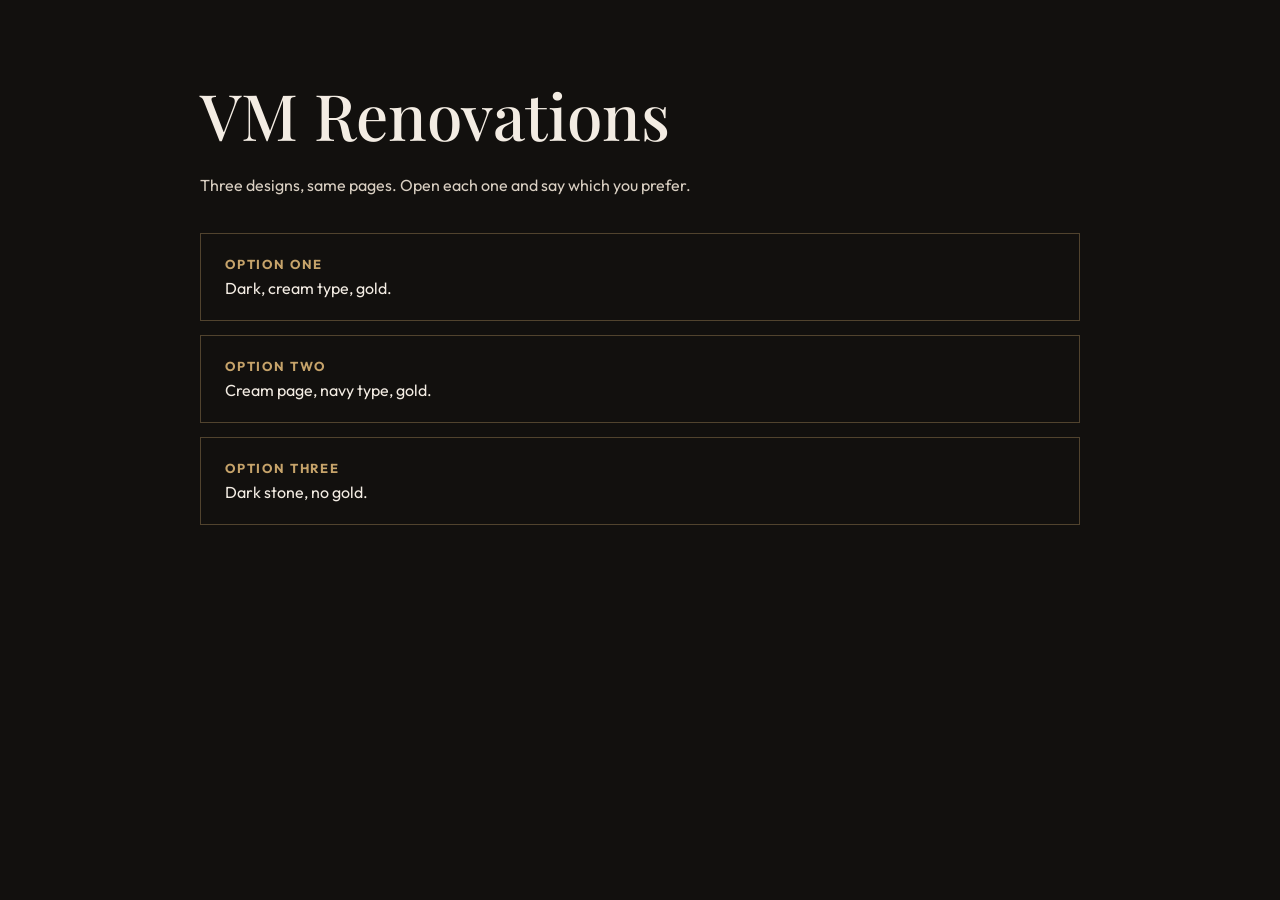
<file: index.html>
<!DOCTYPE html>
<html lang="en">
<head>
  <meta charset="utf-8">
  <meta name="viewport" content="width=device-width, initial-scale=1">
  <title>VM Renovations, pick a design</title>
  <link rel="preconnect" href="https://fonts.googleapis.com">
  <link href="https://fonts.googleapis.com/css2?family=Playfair+Display:wght@500&family=Outfit:wght@400;500&display=swap" rel="stylesheet">
  <style>
    :root { color-scheme: dark; }
    body { margin: 0; background: #12100e; color: #f3ece3; font-family: Outfit, sans-serif; }
    main { width: min(880px, calc(100% - 40px)); margin: 0 auto; padding: 72px 0 96px; }
    h1 { font-family: "Playfair Display", serif; font-weight: 500; font-size: clamp(40px, 6vw, 64px); margin: 0 0 12px; }
    p { color: #d9cfc2; max-width: 36rem; line-height: 1.5; }
    ul { list-style: none; padding: 0; margin: 36px 0 0; display: grid; gap: 14px; }
    a { display: block; padding: 22px 24px; border: 1px solid rgba(198,163,106,.35); color: inherit; text-decoration: none; }
    a:hover { border-color: #c6a36a; }
    strong { display: block; letter-spacing: .14em; text-transform: uppercase; font-size: 13px; color: #c6a36a; margin-bottom: 6px; }
  </style>
</head>
<body>
  <main>
    <h1>VM Renovations</h1>
    <p>Three designs, same pages. Open each one and say which you prefer.</p>
    <ul>
      <li><a href="option-1/"><strong>Option one</strong>Dark, cream type, gold.</a></li>
      <li><a href="option-2/"><strong>Option two</strong>Cream page, navy type, gold.</a></li>
      <li><a href="option-3/"><strong>Option three</strong>Dark stone, no gold.</a></li>
    </ul>
  </main>
</body>
</html>
</file>
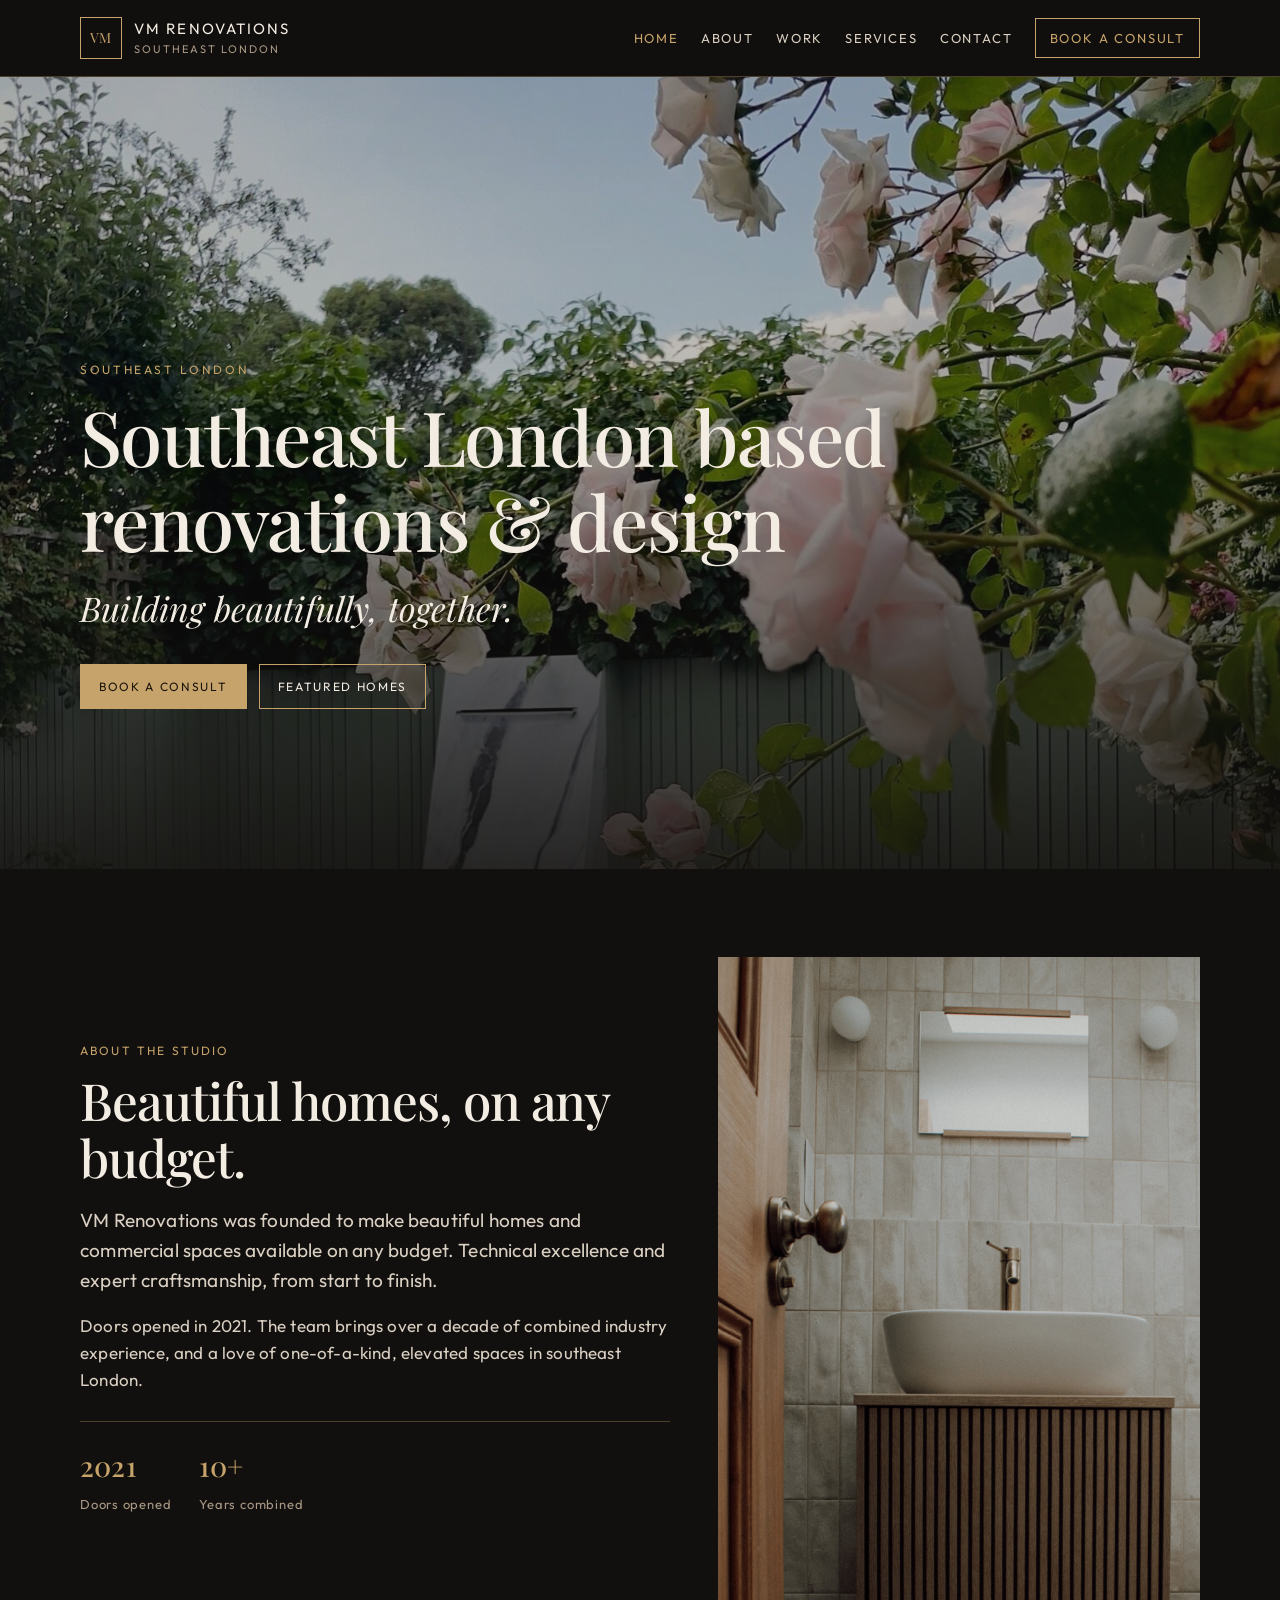
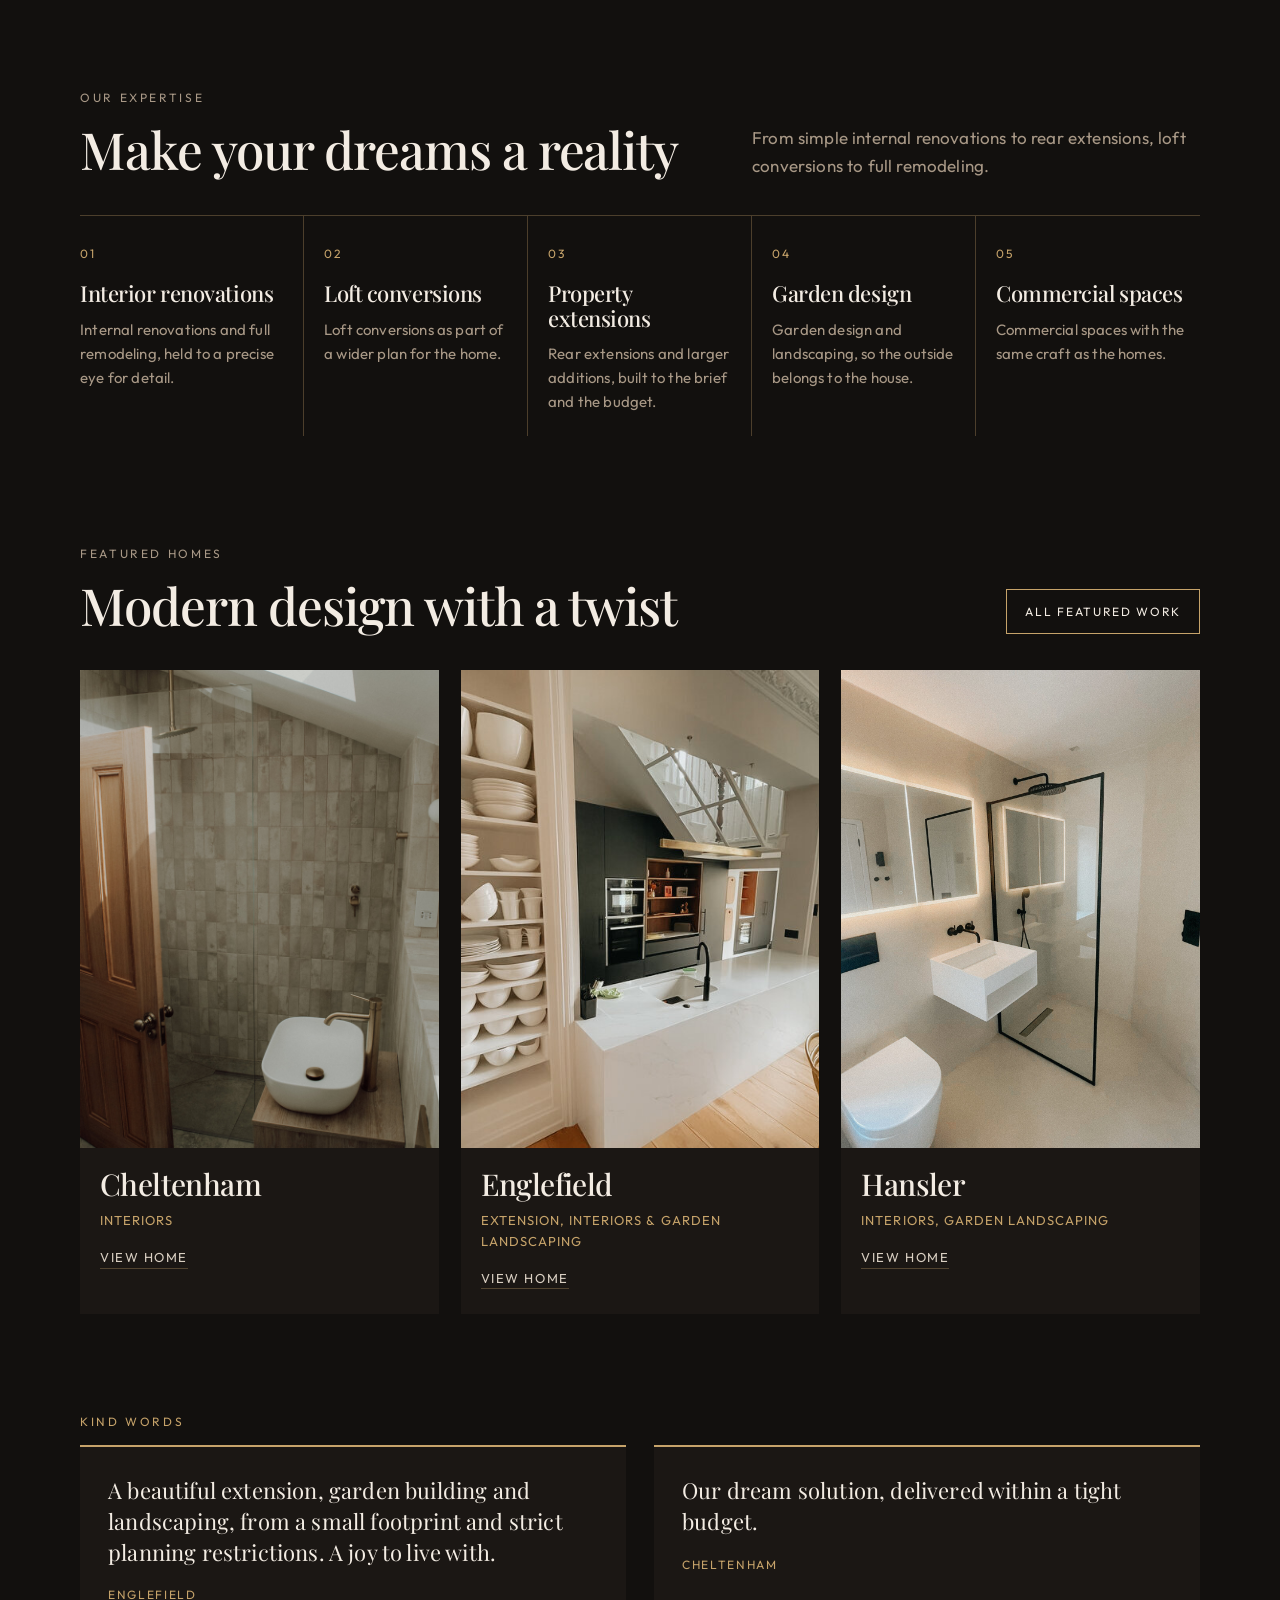
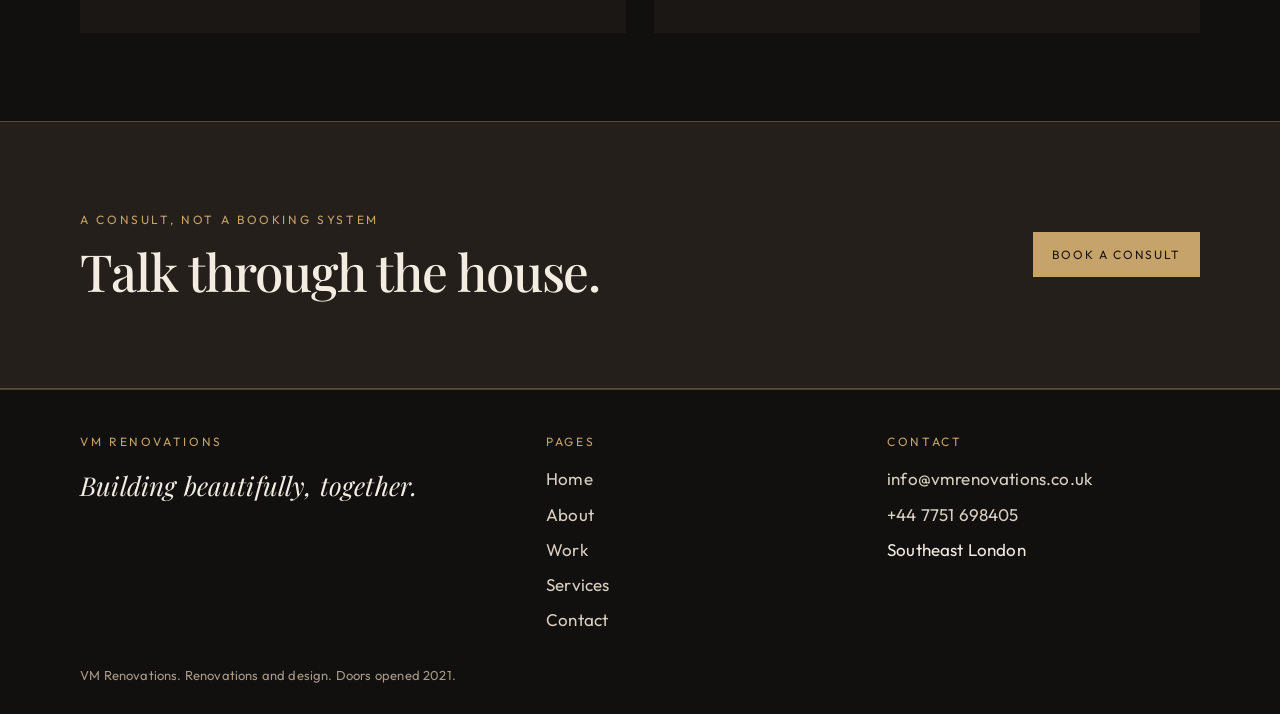
<file: option-1/index.html>
<!DOCTYPE html>
<html lang="en">
<head>
  <meta charset="utf-8">
  <meta name="viewport" content="width=device-width, initial-scale=1">
  <title>VM Renovations — Southeast London renovations and design</title>
  <meta name="description" content="Southeast London based renovations and design, including Dulwich. Building beautifully, together. Interiors, lofts, extensions, gardens and commercial spaces.">
  <link rel="preconnect" href="https://fonts.googleapis.com">
  <link rel="preconnect" href="https://fonts.gstatic.com" crossorigin>
  <link href="https://fonts.googleapis.com/css2?family=Outfit:wght@300;400;500;600&family=Playfair+Display:ital,wght@0,500;1,500&display=swap" rel="stylesheet">
  <link rel="stylesheet" href="css/styles.css">
</head>
<body>
<header class="site-header">
  <div class="header-inner">
    <a class="brand" href="index.html">
      <span class="mark" aria-hidden="true">VM</span>
      <span class="brand-name">VM Renovations<span>Southeast London</span></span>
    </a>
    <input class="nav-toggle" type="checkbox" id="nav-toggle" aria-label="Open menu">
    <label class="nav-burger" for="nav-toggle">Menu</label>
    <nav class="nav" aria-label="Primary">
      <a href="index.html" aria-current="page">Home</a>
      <a href="about.html">About</a>
      <a href="work.html">Work</a>
      <a href="services.html">Services</a>
      <a href="contact.html">Contact</a>
      <a class="book" href="contact.html">Book a consult</a>
    </nav>
  </div>
</header>
<main>
  <section class="hero">
    <img src="../images/hero.jpg" alt="A planted London garden with pale roses, timber beds and a marble water feature">
    <div class="hero-copy">
      <p class="eyebrow">Southeast London</p>
      <h1>Southeast London based renovations &amp; design</h1>
      <p class="tagline">Building beautifully, together.</p>
      <div class="actions">
        <a class="btn btn-fill" href="contact.html">Book a consult</a>
        <a class="btn btn-ghost" href="work.html">Featured homes</a>
      </div>
    </div>
  </section>
  <section>
    <div class="wrap split">
      <div class="copy">
        <p class="kicker">About the studio</p>
        <h2>Beautiful homes, on any budget.</h2>
        <p class="lede" style="margin-top:18px">VM Renovations was founded to make beautiful homes and commercial spaces available on any budget. Technical excellence and expert craftsmanship, from start to finish.</p>
        <p style="margin-top:16px;color:var(--cream-dim)">Doors opened in 2021. The team brings over a decade of combined industry experience, and a love of one-of-a-kind, elevated spaces in southeast London.</p>
        <div class="facts">
          <div><strong>2021</strong><span>Doors opened</span></div>
          <div><strong>10+</strong><span>Years combined</span></div>
        </div>
      </div>
      <img src="../images/cheltenham-2.jpg" alt="Cheltenham: a stone-tiled basin with a fluted timber vanity">
    </div>
  </section>
  <section style="padding-top:0">
    <div class="wrap">
      <div class="section-head">
        <div>
          <p class="eyebrow">Our expertise</p>
          <h2>Make your dreams a reality</h2>
        </div>
        <p>From simple internal renovations to rear extensions, loft conversions to full remodeling.</p>
      </div>
      <div class="services">
        <article class="service"><p class="num">01</p><h3>Interior renovations</h3><p>Internal renovations and full remodeling, held to a precise eye for detail.</p></article>
        <article class="service"><p class="num">02</p><h3>Loft conversions</h3><p>Loft conversions as part of a wider plan for the home.</p></article>
        <article class="service"><p class="num">03</p><h3>Property extensions</h3><p>Rear extensions and larger additions, built to the brief and the budget.</p></article>
        <article class="service"><p class="num">04</p><h3>Garden design</h3><p>Garden design and landscaping, so the outside belongs to the house.</p></article>
        <article class="service"><p class="num">05</p><h3>Commercial spaces</h3><p>Commercial spaces with the same craft as the homes.</p></article>
      </div>
    </div>
  </section>
  <section style="padding-top:20px">
    <div class="wrap">
      <div class="section-head">
        <div>
          <p class="eyebrow">Featured homes</p>
          <h2>Modern design with a twist</h2>
        </div>
        <a class="btn btn-ghost" href="work.html">All featured work</a>
      </div>
      <div class="cards">
        <article class="card">
          <img src="../images/cheltenham.jpg" alt="Cheltenham: a shower in warm stone tile, with oak door and brass fittings">
          <div class="card-body">
            <h3>Cheltenham</h3>
            <p class="scope">Interiors</p>
            <a class="more" href="work.html#cheltenham">View home</a>
          </div>
        </article>
        <article class="card">
          <img src="../images/englefield.jpg" alt="Englefield: a kitchen with open crockery shelves and a pale stone island">
          <div class="card-body">
            <h3>Englefield</h3>
            <p class="scope">Extension, interiors &amp; garden landscaping</p>
            <a class="more" href="work.html#englefield">View home</a>
          </div>
        </article>
        <article class="card">
          <img src="../images/hansler.jpg" alt="Hansler: a pale bathroom with a black-framed glass shower">
          <div class="card-body">
            <h3>Hansler</h3>
            <p class="scope">Interiors, garden landscaping</p>
            <a class="more" href="work.html#hansler">View home</a>
          </div>
        </article>
      </div>
    </div>
  </section>
  <section style="padding-top:10px">
    <div class="wrap">
      <p class="eyebrow">Kind words</p>
      <div class="quotes">
        <blockquote>
          <p>A beautiful extension, garden building and landscaping, from a small footprint and strict planning restrictions. A joy to live with.</p>
          <footer>Englefield</footer>
        </blockquote>
        <blockquote>
          <p>Our dream solution, delivered within a tight budget.</p>
          <footer>Cheltenham</footer>
        </blockquote>
      </div>
    </div>
  </section>
  <section class="band">
    <div class="wrap band-inner">
      <div>
        <p class="eyebrow">A consult, not a booking system</p>
        <h2>Talk through the house.</h2>
      </div>
      <a class="btn btn-fill" href="contact.html">Book a consult</a>
    </div>
  </section>
</main>
<footer class="site-footer">
  <div class="wrap footer-grid">
    <div>
      <p class="eyebrow">VM Renovations</p>
      <p class="tagline" style="font-size:26px;margin:0">Building beautifully, together.</p>
    </div>
    <div>
      <p class="eyebrow">Pages</p>
      <ul>
        <li><a href="index.html">Home</a></li>
        <li><a href="about.html">About</a></li>
        <li><a href="work.html">Work</a></li>
        <li><a href="services.html">Services</a></li>
        <li><a href="contact.html">Contact</a></li>
      </ul>
    </div>
    <div>
      <p class="eyebrow">Contact</p>
      <ul>
        <li><a href="mailto:info@vmrenovations.co.uk">info@vmrenovations.co.uk</a></li>
        <li><a href="tel:+447751698405">+44 7751 698405</a></li>
        <li>Southeast London</li>
      </ul>
    </div>
  </div>
  <div class="wrap legal">VM Renovations. Renovations and design. Doors opened 2021.</div>
</footer>
</body>
</html>
</file>
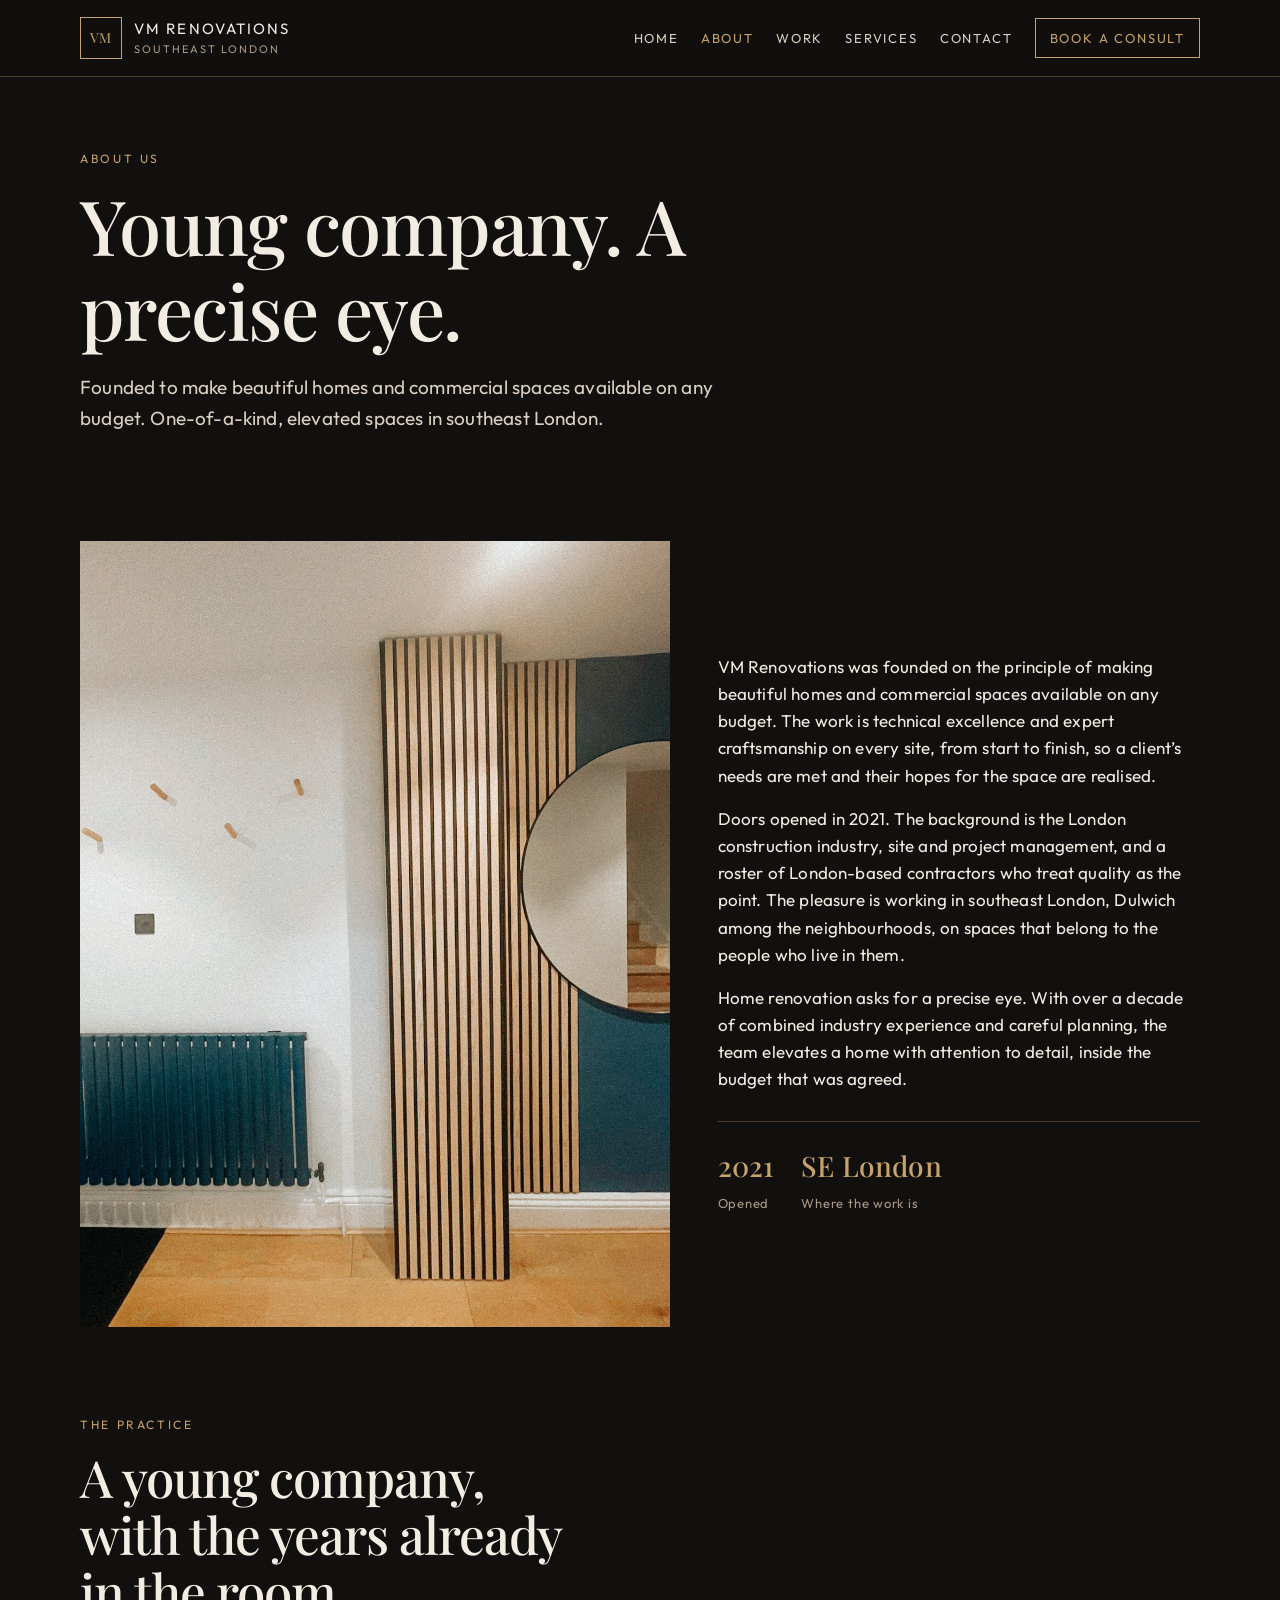
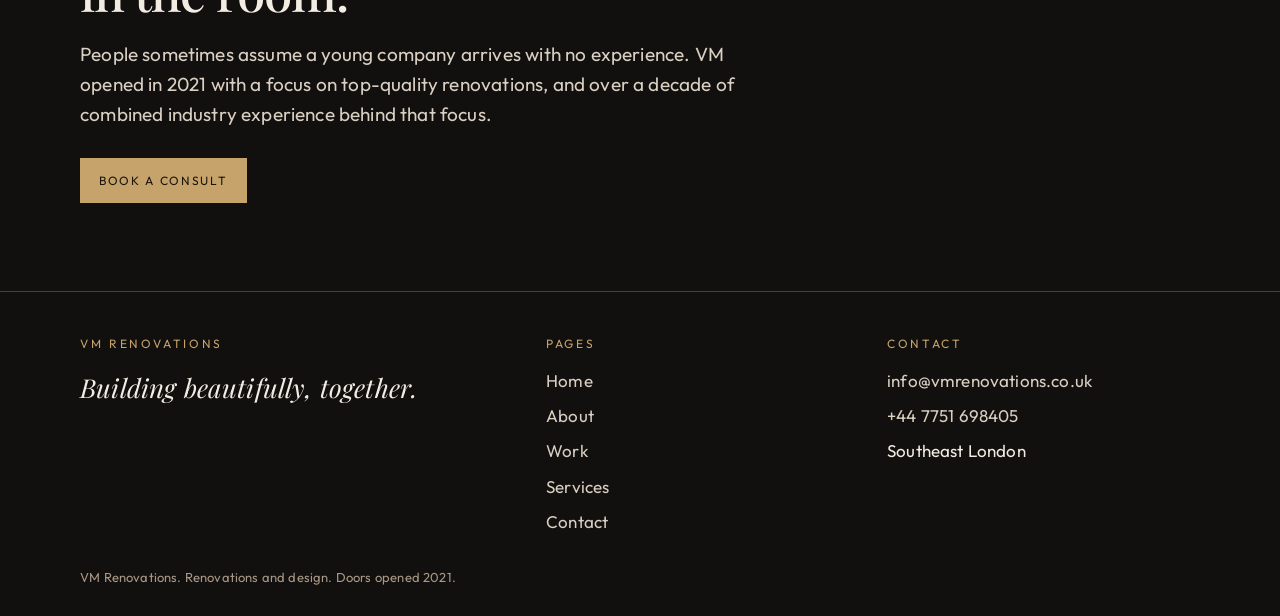
<file: option-1/about.html>
<!DOCTYPE html>
<html lang="en">
<head>
  <meta charset="utf-8">
  <meta name="viewport" content="width=device-width, initial-scale=1">
  <title>About — VM Renovations</title>
  <meta name="description" content="VM Renovations opened in 2021 in southeast London. Beautiful homes and commercial spaces on any budget, with over a decade of combined industry experience.">
  <link rel="preconnect" href="https://fonts.googleapis.com">
  <link rel="preconnect" href="https://fonts.gstatic.com" crossorigin>
  <link href="https://fonts.googleapis.com/css2?family=Outfit:wght@300;400;500;600&family=Playfair+Display:ital,wght@0,500;1,500&display=swap" rel="stylesheet">
  <link rel="stylesheet" href="css/styles.css">
</head>
<body>
<header class="site-header">
  <div class="header-inner">
    <a class="brand" href="index.html">
      <span class="mark" aria-hidden="true">VM</span>
      <span class="brand-name">VM Renovations<span>Southeast London</span></span>
    </a>
    <input class="nav-toggle" type="checkbox" id="nav-toggle" aria-label="Open menu">
    <label class="nav-burger" for="nav-toggle">Menu</label>
    <nav class="nav" aria-label="Primary">
      <a href="index.html">Home</a>
      <a href="about.html" aria-current="page">About</a>
      <a href="work.html">Work</a>
      <a href="services.html">Services</a>
      <a href="contact.html">Contact</a>
      <a class="book" href="contact.html">Book a consult</a>
    </nav>
  </div>
</header>
<main>
  <section class="page-hero">
    <div class="wrap">
      <p class="eyebrow">About us</p>
      <h1>Young company. A precise eye.</h1>
      <p class="lede" style="margin-top:20px">Founded to make beautiful homes and commercial spaces available on any budget. One-of-a-kind, elevated spaces in southeast London.</p>
    </div>
  </section>
  <section>
    <div class="wrap split">
      <img src="../images/detail-3.jpg" alt="A hall with timber slats, a round mirror and a deep blue wall">
      <div class="copy">
        <p>VM Renovations was founded on the principle of making beautiful homes and commercial spaces available on any budget. The work is technical excellence and expert craftsmanship on every site, from start to finish, so a client’s needs are met and their hopes for the space are realised.</p>
        <p>Doors opened in 2021. The background is the London construction industry, site and project management, and a roster of London-based contractors who treat quality as the point. The pleasure is working in southeast London, Dulwich among the neighbourhoods, on spaces that belong to the people who live in them.</p>
        <p>Home renovation asks for a precise eye. With over a decade of combined industry experience and careful planning, the team elevates a home with attention to detail, inside the budget that was agreed.</p>
        <div class="facts">
          <div><strong>2021</strong><span>Opened</span></div>
          <div><strong>SE London</strong><span>Where the work is</span></div>
        </div>
      </div>
    </div>
  </section>
  <section style="padding-top:0">
    <div class="wrap">
      <p class="eyebrow">The practice</p>
      <h2 style="max-width:16ch;margin-bottom:18px">A young company, with the years already in the room.</h2>
      <p class="lede">People sometimes assume a young company arrives with no experience. VM opened in 2021 with a focus on top-quality renovations, and over a decade of combined industry experience behind that focus.</p>
      <p style="margin-top:28px"><a class="btn btn-fill" href="contact.html">Book a consult</a></p>
    </div>
  </section>
</main>
<footer class="site-footer">
  <div class="wrap footer-grid">
    <div>
      <p class="eyebrow">VM Renovations</p>
      <p class="tagline" style="font-size:26px;margin:0">Building beautifully, together.</p>
    </div>
    <div>
      <p class="eyebrow">Pages</p>
      <ul>
        <li><a href="index.html">Home</a></li>
        <li><a href="about.html">About</a></li>
        <li><a href="work.html">Work</a></li>
        <li><a href="services.html">Services</a></li>
        <li><a href="contact.html">Contact</a></li>
      </ul>
    </div>
    <div>
      <p class="eyebrow">Contact</p>
      <ul>
        <li><a href="mailto:info@vmrenovations.co.uk">info@vmrenovations.co.uk</a></li>
        <li><a href="tel:+447751698405">+44 7751 698405</a></li>
        <li>Southeast London</li>
      </ul>
    </div>
  </div>
  <div class="wrap legal">VM Renovations. Renovations and design. Doors opened 2021.</div>
</footer>
</body>
</html>
</file>
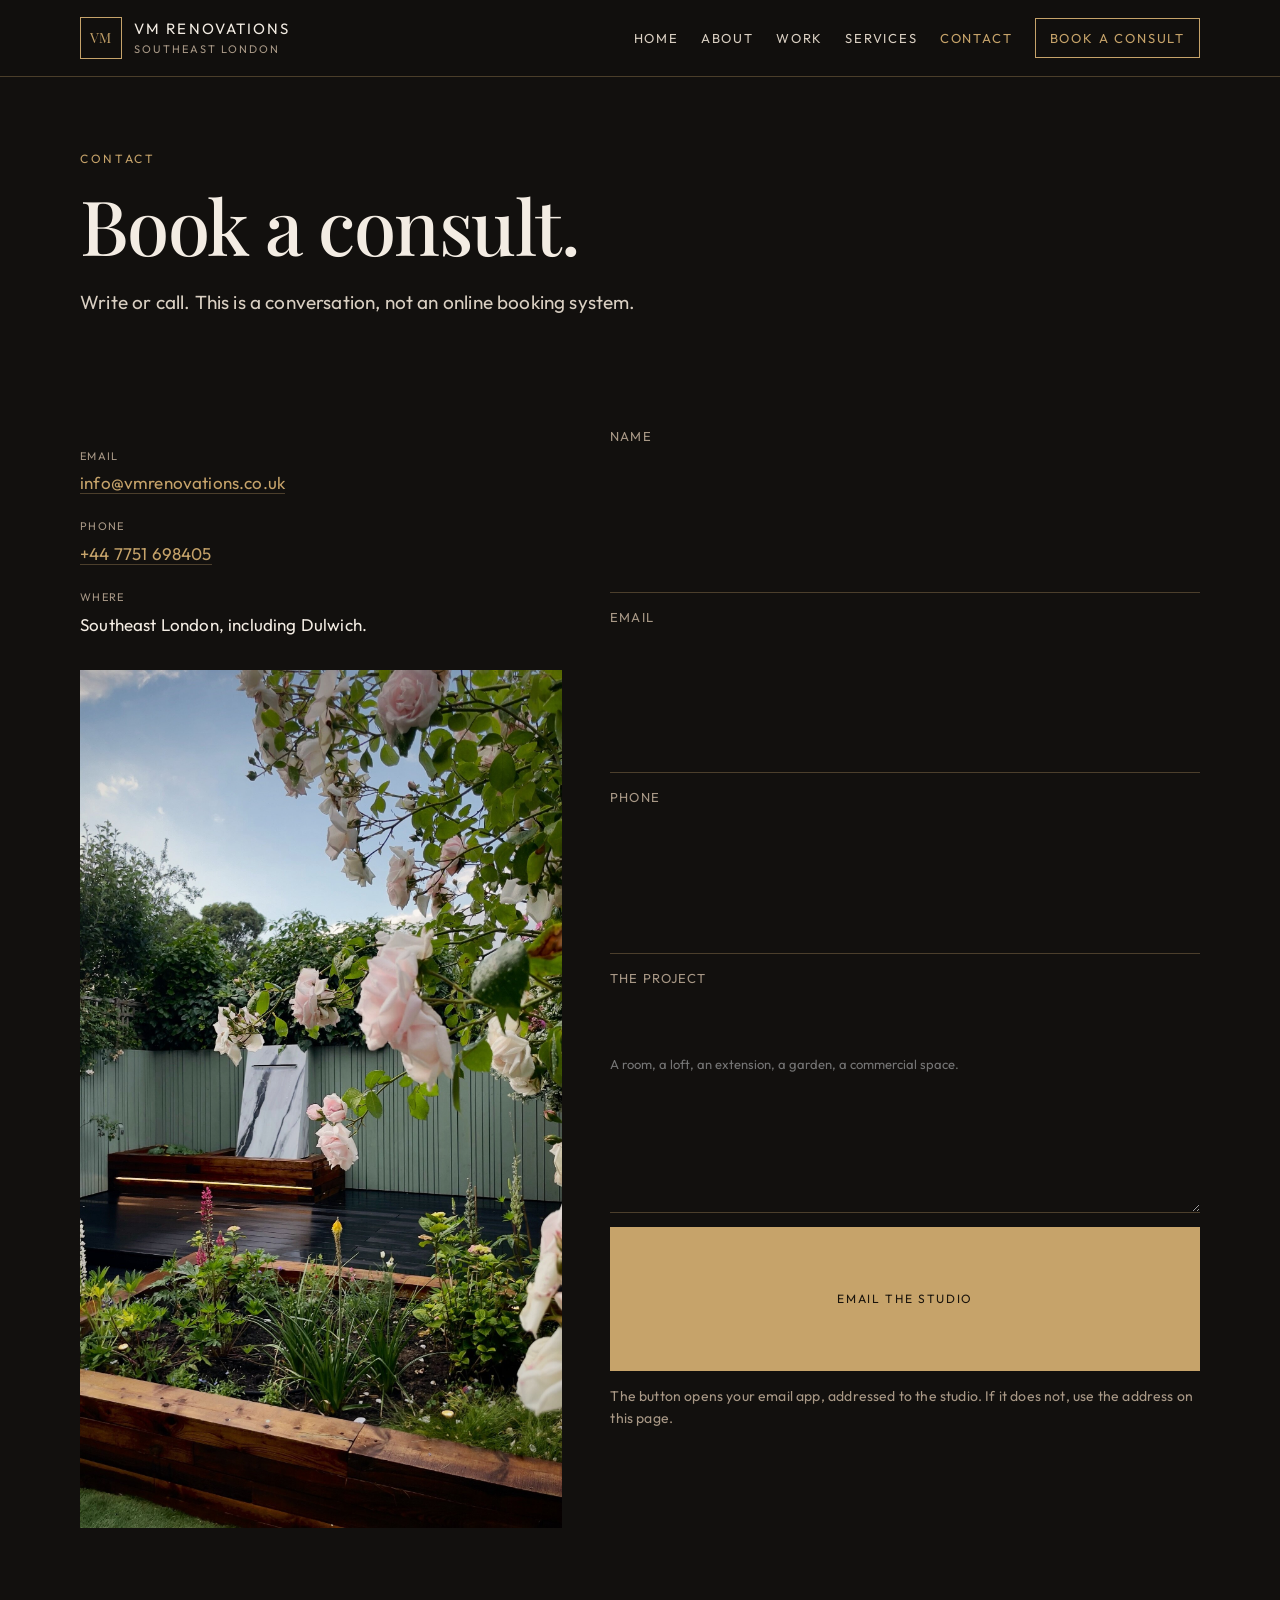
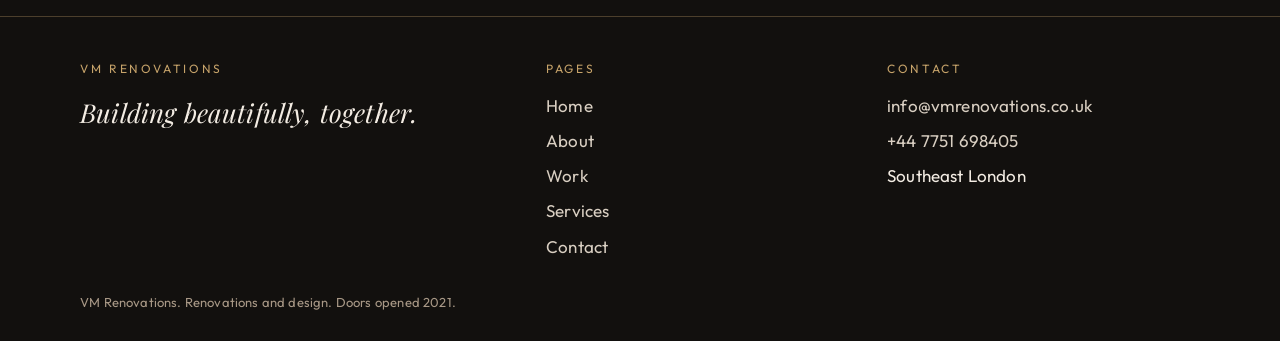
<file: option-1/contact.html>
<!DOCTYPE html>
<html lang="en">
<head>
  <meta charset="utf-8">
  <meta name="viewport" content="width=device-width, initial-scale=1">
  <title>Contact — VM Renovations</title>
  <meta name="description" content="Book a consult with VM Renovations. Email info@vmrenovations.co.uk or call +44 7751 698405. Southeast London.">
  <link rel="preconnect" href="https://fonts.googleapis.com">
  <link rel="preconnect" href="https://fonts.gstatic.com" crossorigin>
  <link href="https://fonts.googleapis.com/css2?family=Outfit:wght@300;400;500;600&family=Playfair+Display:ital,wght@0,500;1,500&display=swap" rel="stylesheet">
  <link rel="stylesheet" href="css/styles.css">
</head>
<body>
<header class="site-header">
  <div class="header-inner">
    <a class="brand" href="index.html">
      <span class="mark" aria-hidden="true">VM</span>
      <span class="brand-name">VM Renovations<span>Southeast London</span></span>
    </a>
    <input class="nav-toggle" type="checkbox" id="nav-toggle" aria-label="Open menu">
    <label class="nav-burger" for="nav-toggle">Menu</label>
    <nav class="nav" aria-label="Primary">
      <a href="index.html">Home</a>
      <a href="about.html">About</a>
      <a href="work.html">Work</a>
      <a href="services.html">Services</a>
      <a href="contact.html" aria-current="page">Contact</a>
      <a class="book" href="contact.html">Book a consult</a>
    </nav>
  </div>
</header>
<main>
  <section class="page-hero">
    <div class="wrap">
      <p class="eyebrow">Contact</p>
      <h1>Book a consult.</h1>
      <p class="lede" style="margin-top:20px">Write or call. This is a conversation, not an online booking system.</p>
    </div>
  </section>
  <section>
    <div class="wrap contact-grid">
      <div>
        <p class="contact-line"><small>Email</small><a href="mailto:info@vmrenovations.co.uk">info@vmrenovations.co.uk</a></p>
        <p class="contact-line"><small>Phone</small><a href="tel:+447751698405">+44 7751 698405</a></p>
        <p class="contact-line"><small>Where</small>Southeast London, including Dulwich.</p>
        <img src="../images/hero.jpg" alt="Garden planting from a VM Renovations project" style="margin-top:32px;width:100%;height:auto">
      </div>
      <form action="mailto:info@vmrenovations.co.uk" method="post" enctype="text/plain">
        <label>Name<input name="name" autocomplete="name" required></label>
        <label>Email<input name="email" type="email" autocomplete="email" required></label>
        <label>Phone<input name="phone" type="tel" autocomplete="tel"></label>
        <label>The project<textarea name="project" required placeholder="A room, a loft, an extension, a garden, a commercial space."></textarea></label>
        <button class="btn btn-fill" type="submit">Email the studio</button>
        <p class="note">The button opens your email app, addressed to the studio. If it does not, use the address on this page.</p>
      </form>
    </div>
  </section>
</main>
<footer class="site-footer">
  <div class="wrap footer-grid">
    <div>
      <p class="eyebrow">VM Renovations</p>
      <p class="tagline" style="font-size:26px;margin:0">Building beautifully, together.</p>
    </div>
    <div>
      <p class="eyebrow">Pages</p>
      <ul>
        <li><a href="index.html">Home</a></li>
        <li><a href="about.html">About</a></li>
        <li><a href="work.html">Work</a></li>
        <li><a href="services.html">Services</a></li>
        <li><a href="contact.html">Contact</a></li>
      </ul>
    </div>
    <div>
      <p class="eyebrow">Contact</p>
      <ul>
        <li><a href="mailto:info@vmrenovations.co.uk">info@vmrenovations.co.uk</a></li>
        <li><a href="tel:+447751698405">+44 7751 698405</a></li>
        <li>Southeast London</li>
      </ul>
    </div>
  </div>
  <div class="wrap legal">VM Renovations. Renovations and design. Doors opened 2021.</div>
</footer>
</body>
</html>
</file>
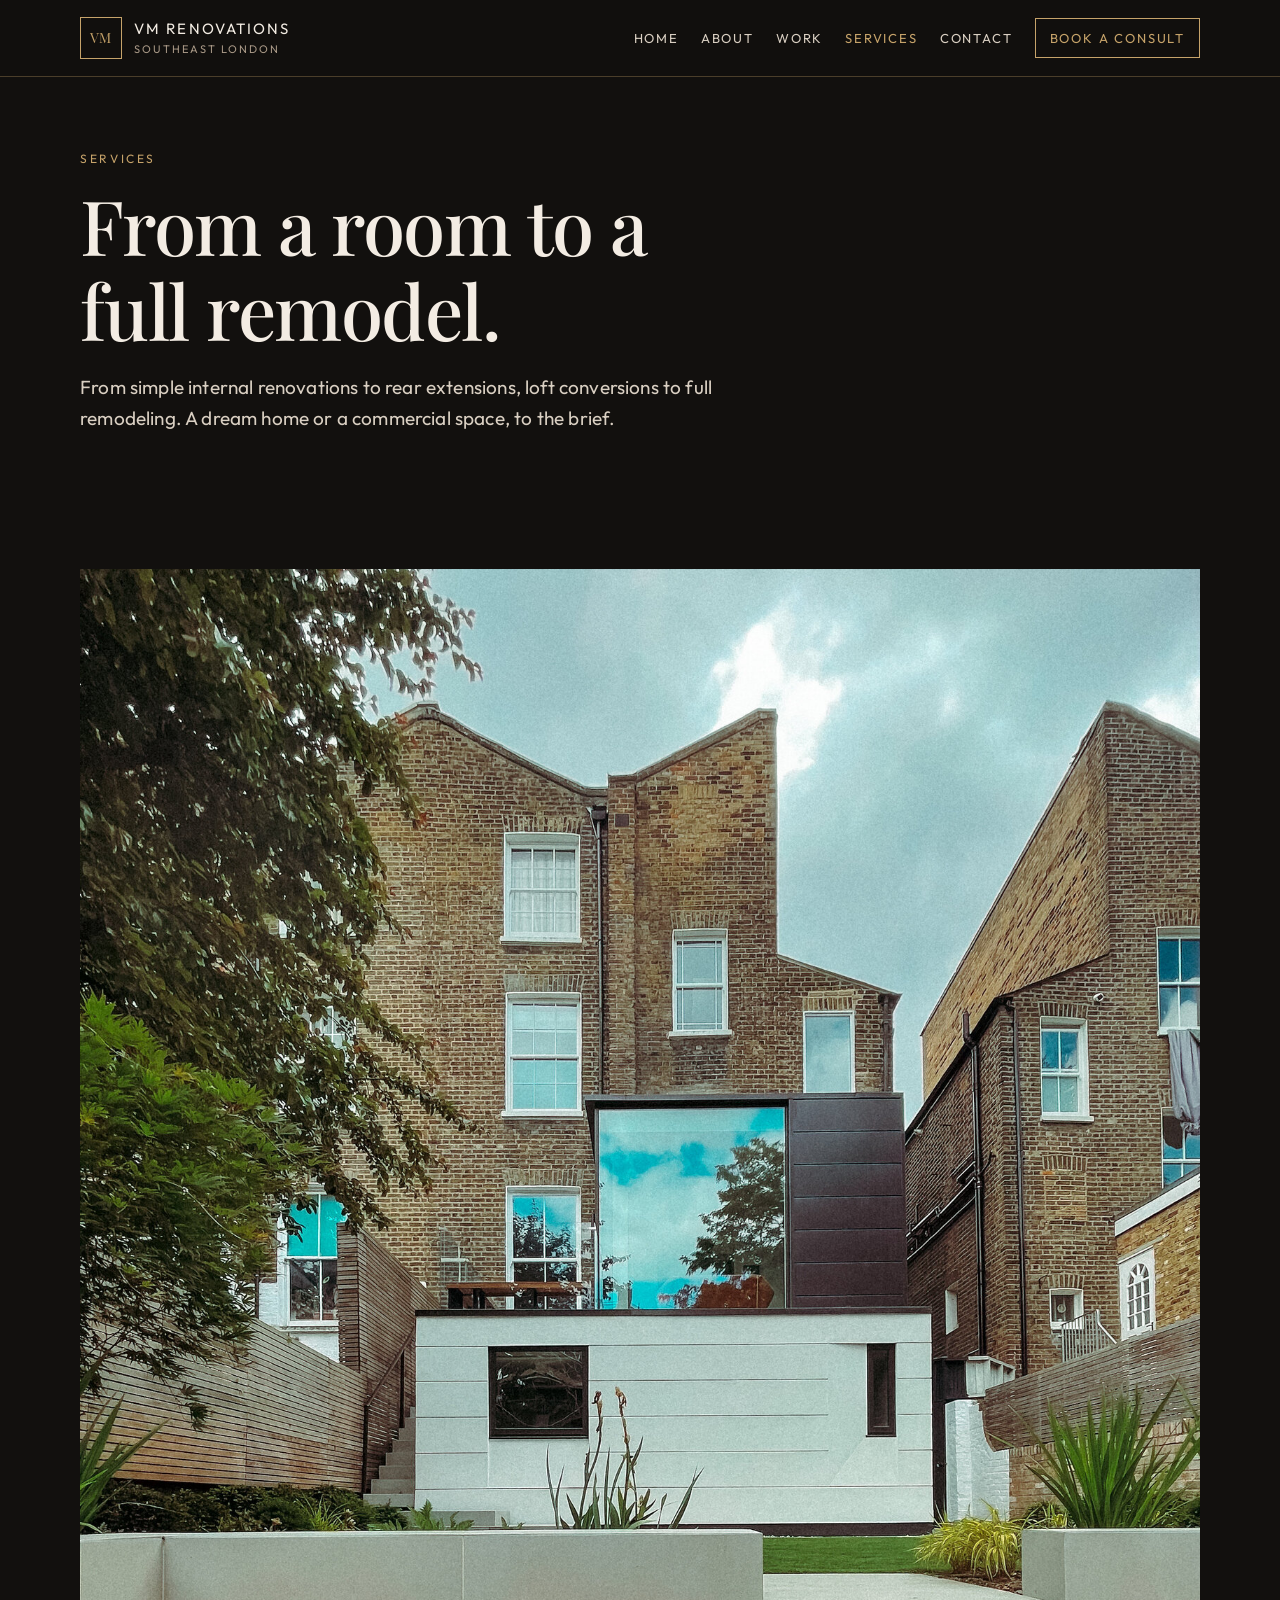
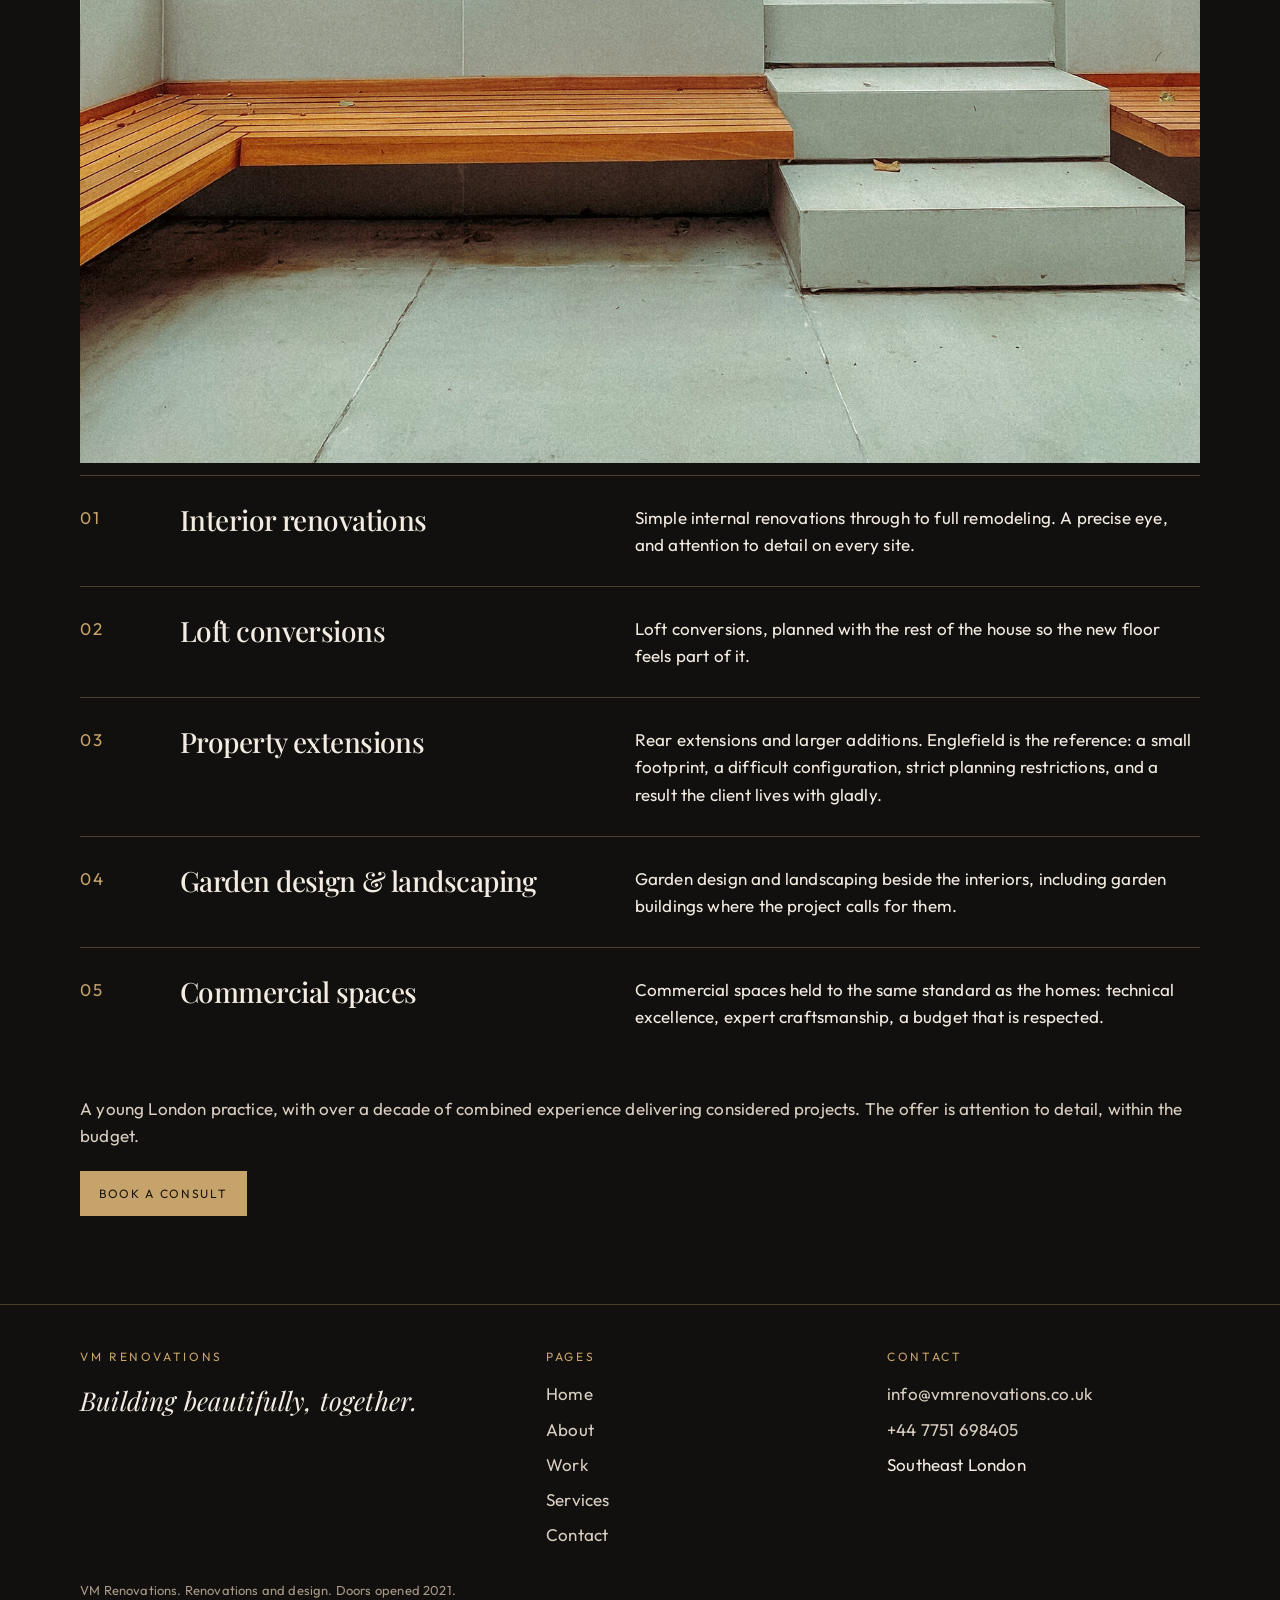
<file: option-1/services.html>
<!DOCTYPE html>
<html lang="en">
<head>
  <meta charset="utf-8">
  <meta name="viewport" content="width=device-width, initial-scale=1">
  <title>Services — VM Renovations</title>
  <meta name="description" content="Interior renovations, loft conversions, property extensions, garden design and landscaping, and commercial spaces. Southeast London.">
  <link rel="preconnect" href="https://fonts.googleapis.com">
  <link rel="preconnect" href="https://fonts.gstatic.com" crossorigin>
  <link href="https://fonts.googleapis.com/css2?family=Outfit:wght@300;400;500;600&family=Playfair+Display:ital,wght@0,500;1,500&display=swap" rel="stylesheet">
  <link rel="stylesheet" href="css/styles.css">
</head>
<body>
<header class="site-header">
  <div class="header-inner">
    <a class="brand" href="index.html">
      <span class="mark" aria-hidden="true">VM</span>
      <span class="brand-name">VM Renovations<span>Southeast London</span></span>
    </a>
    <input class="nav-toggle" type="checkbox" id="nav-toggle" aria-label="Open menu">
    <label class="nav-burger" for="nav-toggle">Menu</label>
    <nav class="nav" aria-label="Primary">
      <a href="index.html">Home</a>
      <a href="about.html">About</a>
      <a href="work.html">Work</a>
      <a href="services.html" aria-current="page">Services</a>
      <a href="contact.html">Contact</a>
      <a class="book" href="contact.html">Book a consult</a>
    </nav>
  </div>
</header>
<main>
  <section class="page-hero">
    <div class="wrap">
      <p class="eyebrow">Services</p>
      <h1>From a room to a full remodel.</h1>
      <p class="lede" style="margin-top:20px">From simple internal renovations to rear extensions, loft conversions to full remodeling. A dream home or a commercial space, to the brief.</p>
    </div>
  </section>
  <section>
    <div class="wrap">
      <img class="wide-photo" src="../images/detail-2.jpg" alt="Rear extension and landscaped garden behind a London terrace">
      <div class="service-list" style="margin-top:12px">
        <article class="service-row">
          <p class="num">01</p>
          <h3>Interior renovations</h3>
          <p>Simple internal renovations through to full remodeling. A precise eye, and attention to detail on every site.</p>
        </article>
        <article class="service-row">
          <p class="num">02</p>
          <h3>Loft conversions</h3>
          <p>Loft conversions, planned with the rest of the house so the new floor feels part of it.</p>
        </article>
        <article class="service-row">
          <p class="num">03</p>
          <h3>Property extensions</h3>
          <p>Rear extensions and larger additions. Englefield is the reference: a small footprint, a difficult configuration, strict planning restrictions, and a result the client lives with gladly.</p>
        </article>
        <article class="service-row">
          <p class="num">04</p>
          <h3>Garden design &amp; landscaping</h3>
          <p>Garden design and landscaping beside the interiors, including garden buildings where the project calls for them.</p>
        </article>
        <article class="service-row">
          <p class="num">05</p>
          <h3>Commercial spaces</h3>
          <p>Commercial spaces held to the same standard as the homes: technical excellence, expert craftsmanship, a budget that is respected.</p>
        </article>
      </div>
      <p style="margin-top:36px;color:var(--cream-dim)">A young London practice, with over a decade of combined experience delivering considered projects. The offer is attention to detail, within the budget.</p>
      <p style="margin-top:22px"><a class="btn btn-fill" href="contact.html">Book a consult</a></p>
    </div>
  </section>
</main>
<footer class="site-footer">
  <div class="wrap footer-grid">
    <div>
      <p class="eyebrow">VM Renovations</p>
      <p class="tagline" style="font-size:26px;margin:0">Building beautifully, together.</p>
    </div>
    <div>
      <p class="eyebrow">Pages</p>
      <ul>
        <li><a href="index.html">Home</a></li>
        <li><a href="about.html">About</a></li>
        <li><a href="work.html">Work</a></li>
        <li><a href="services.html">Services</a></li>
        <li><a href="contact.html">Contact</a></li>
      </ul>
    </div>
    <div>
      <p class="eyebrow">Contact</p>
      <ul>
        <li><a href="mailto:info@vmrenovations.co.uk">info@vmrenovations.co.uk</a></li>
        <li><a href="tel:+447751698405">+44 7751 698405</a></li>
        <li>Southeast London</li>
      </ul>
    </div>
  </div>
  <div class="wrap legal">VM Renovations. Renovations and design. Doors opened 2021.</div>
</footer>
</body>
</html>
</file>
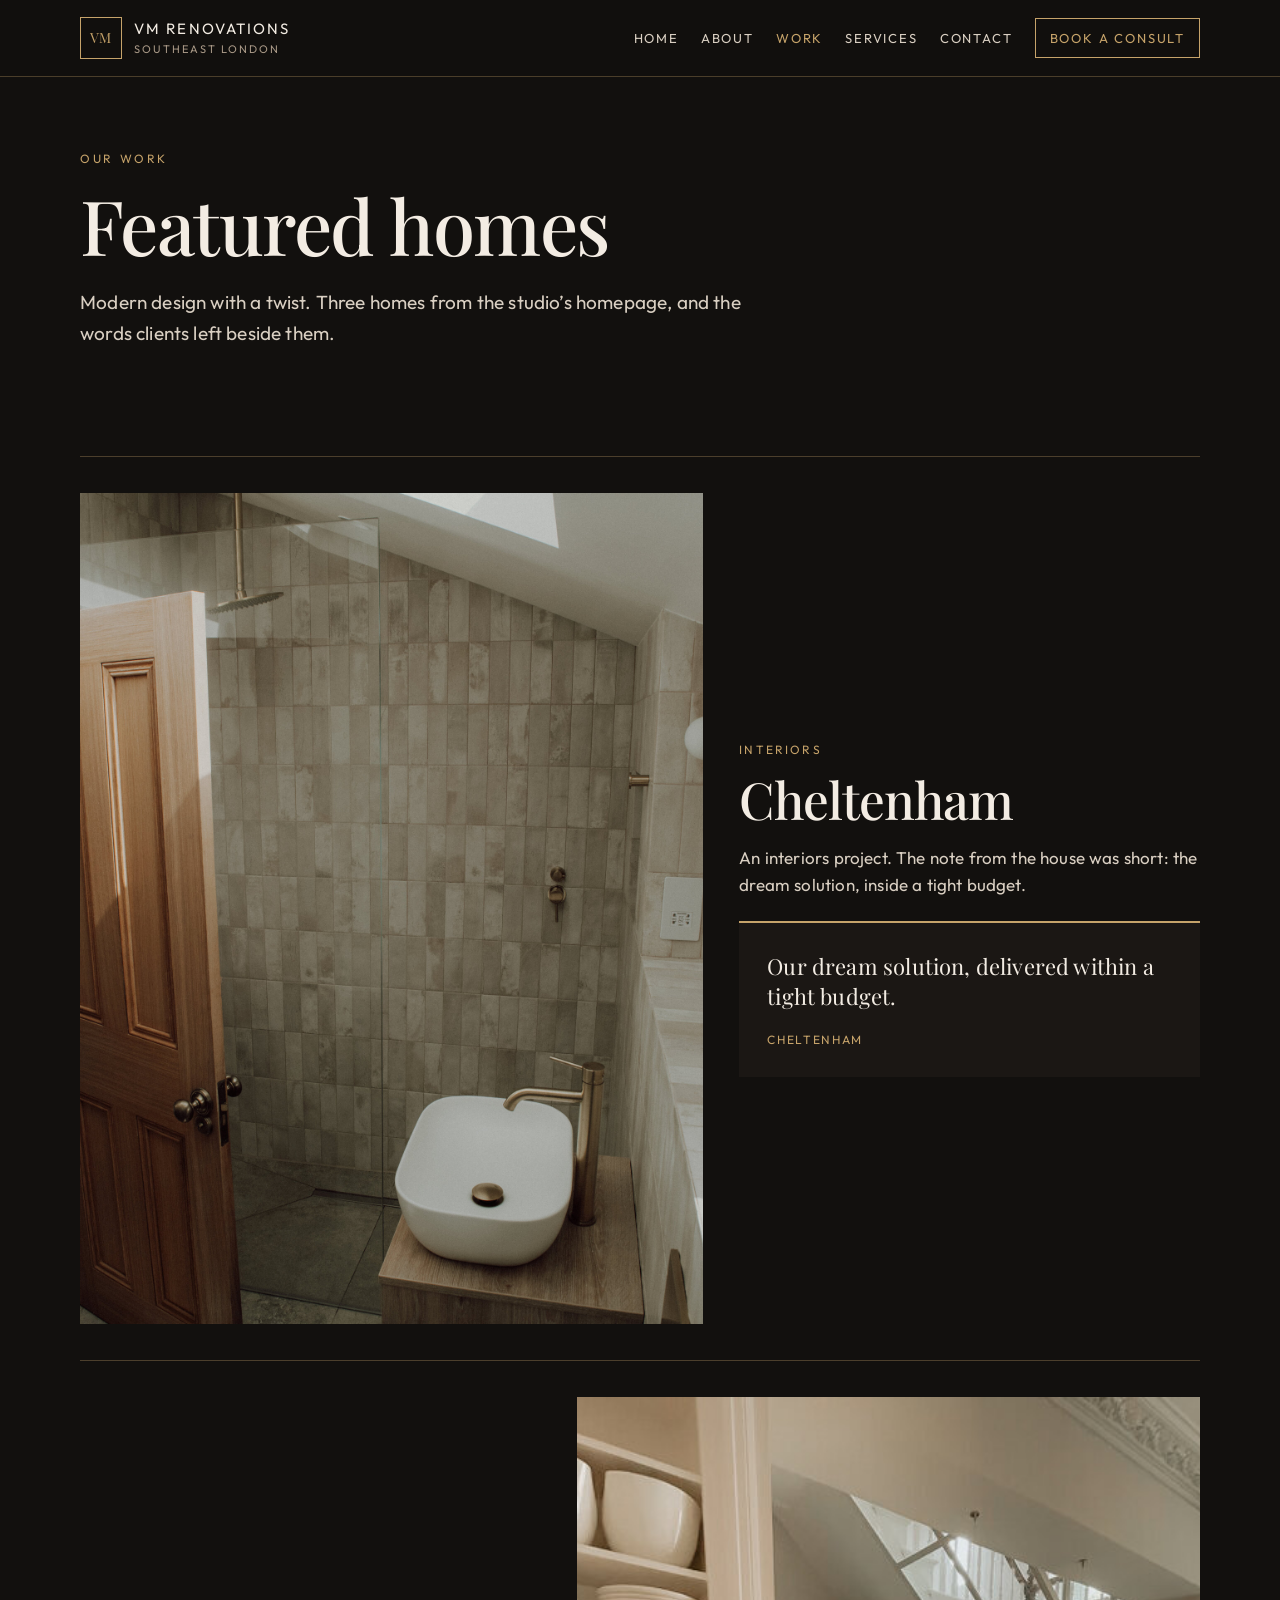
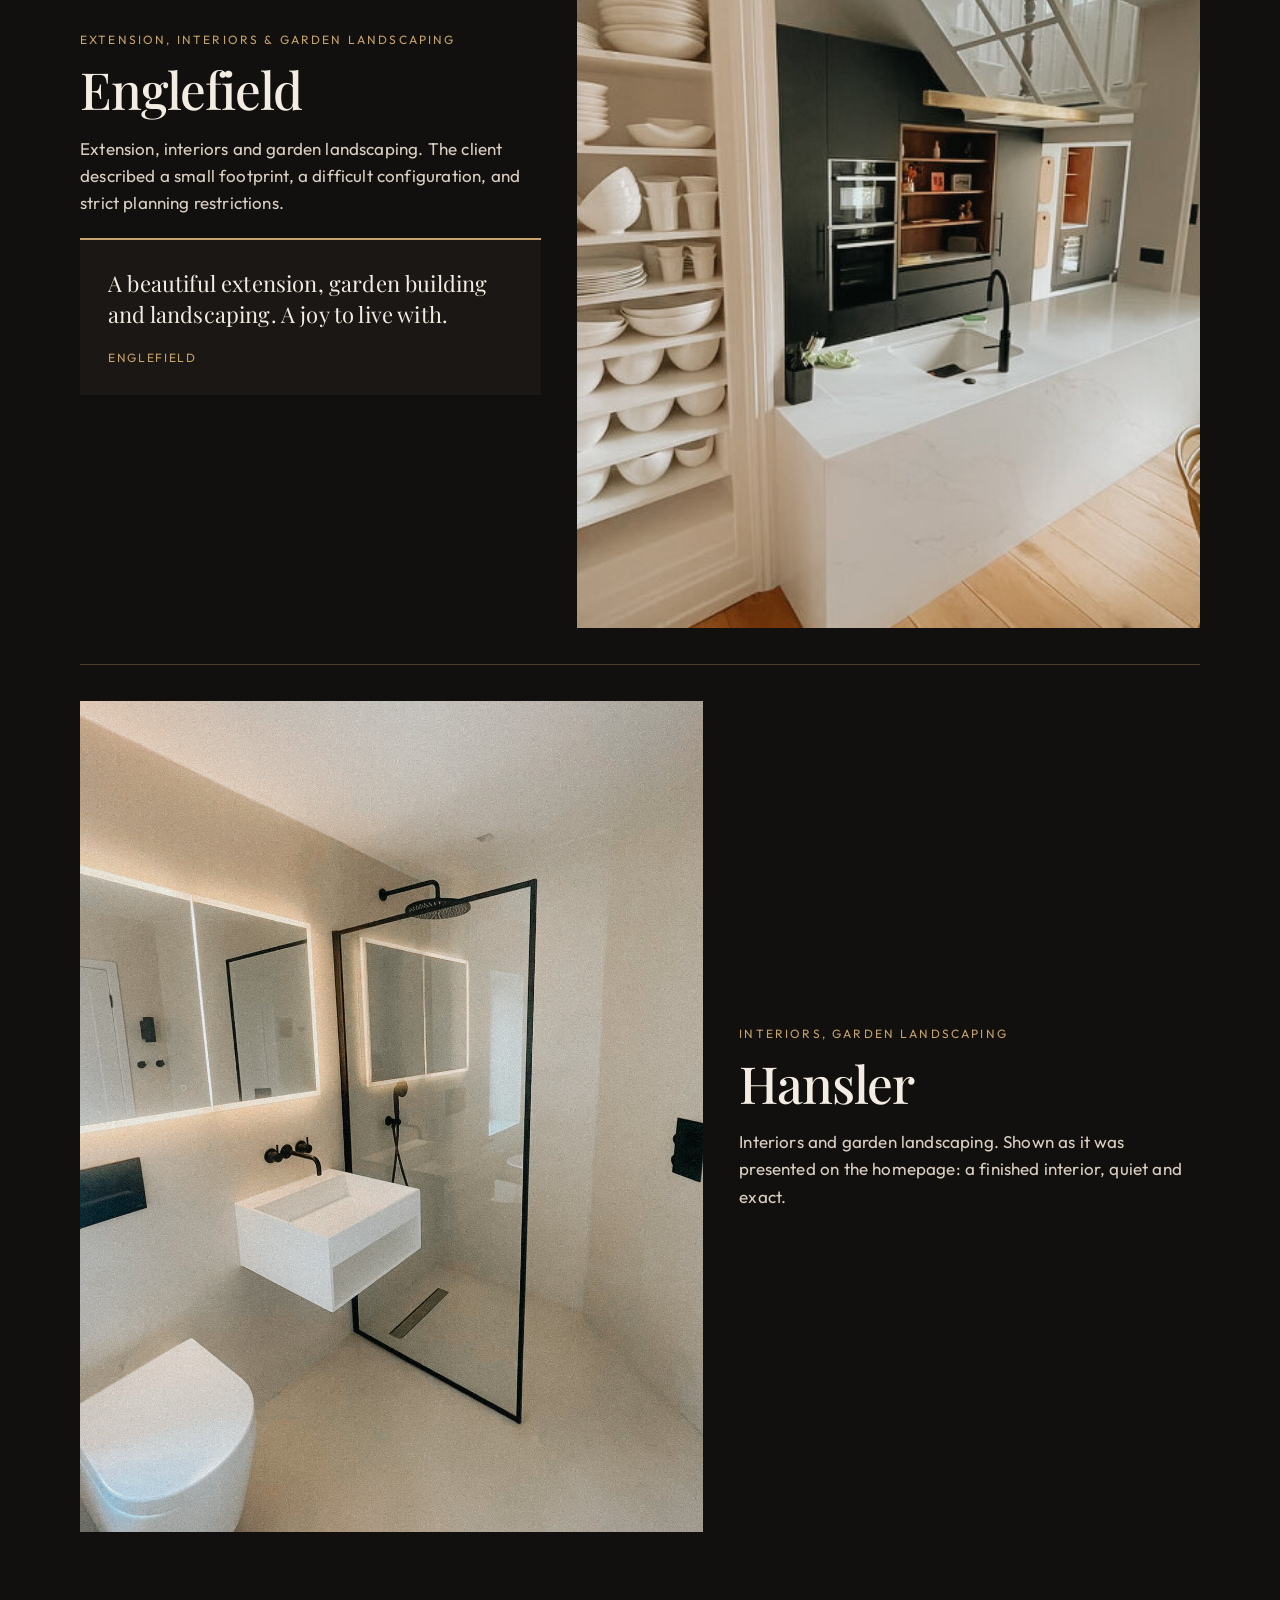
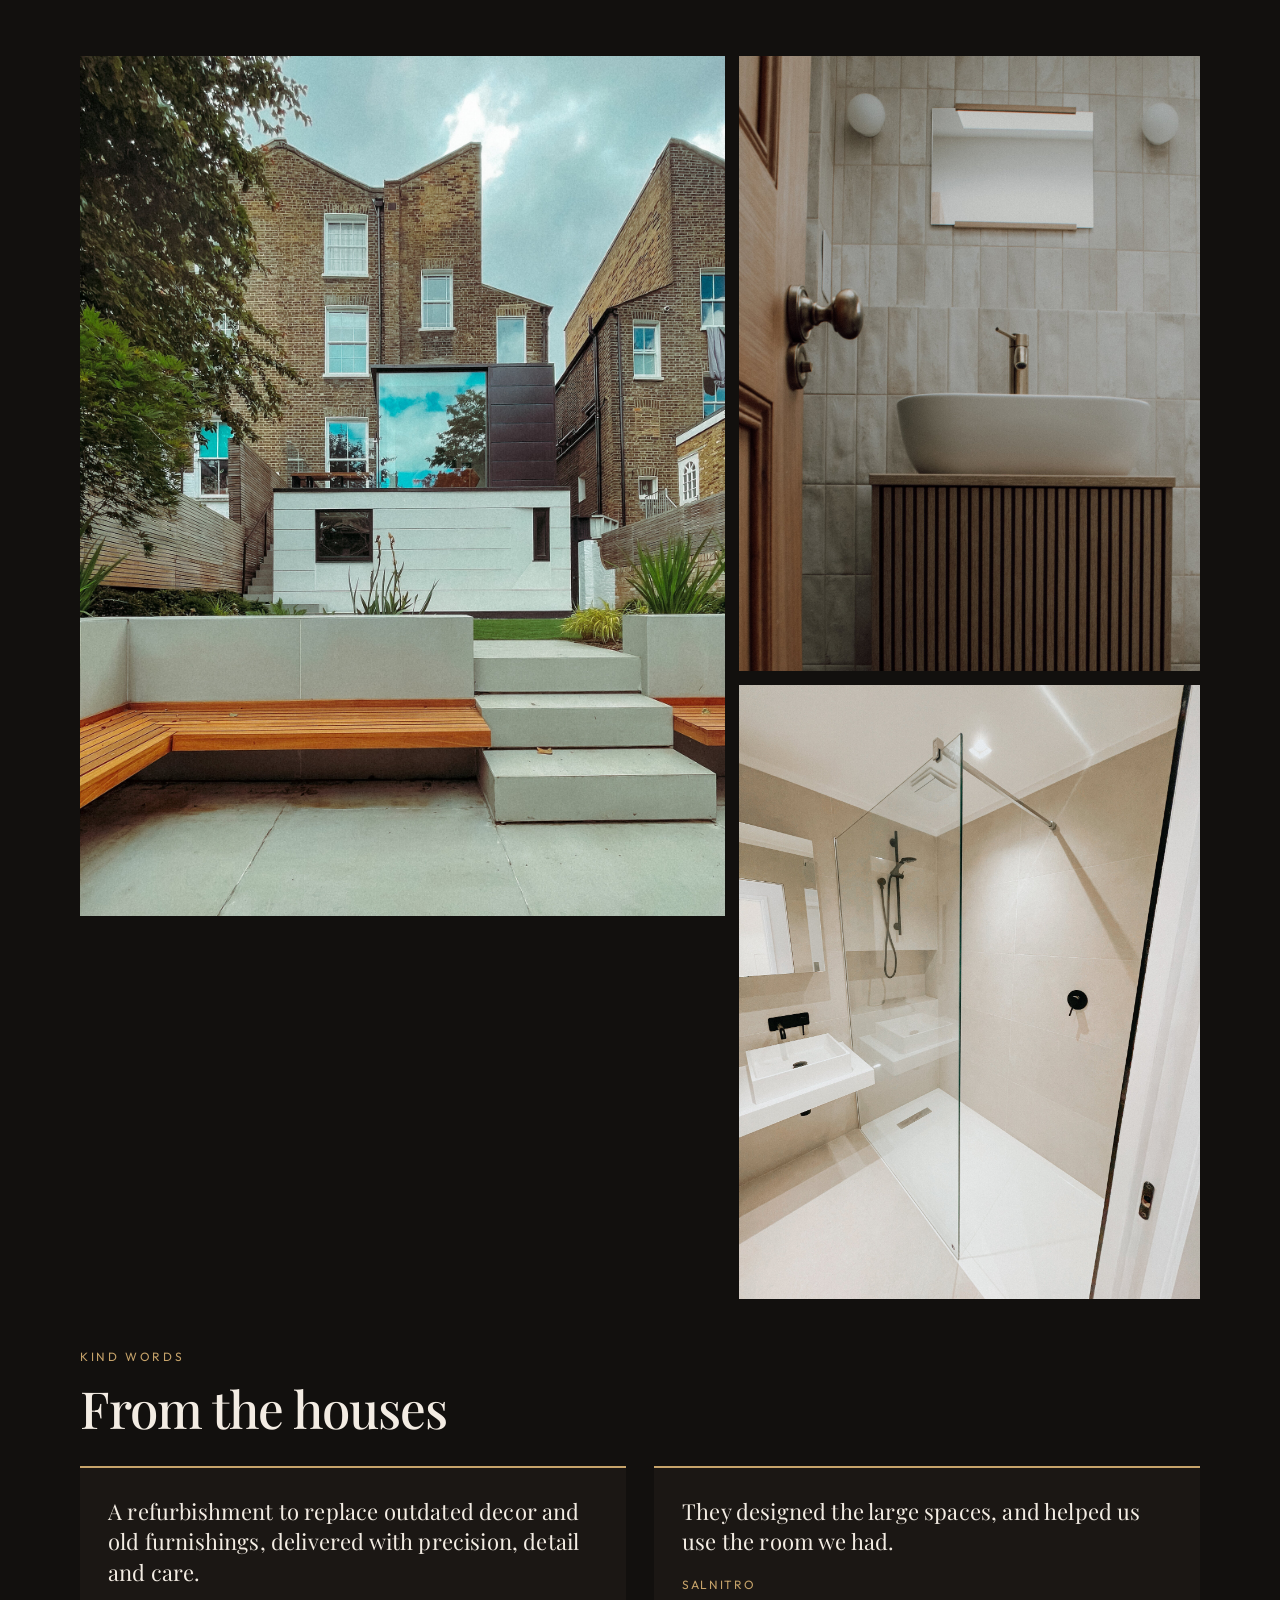
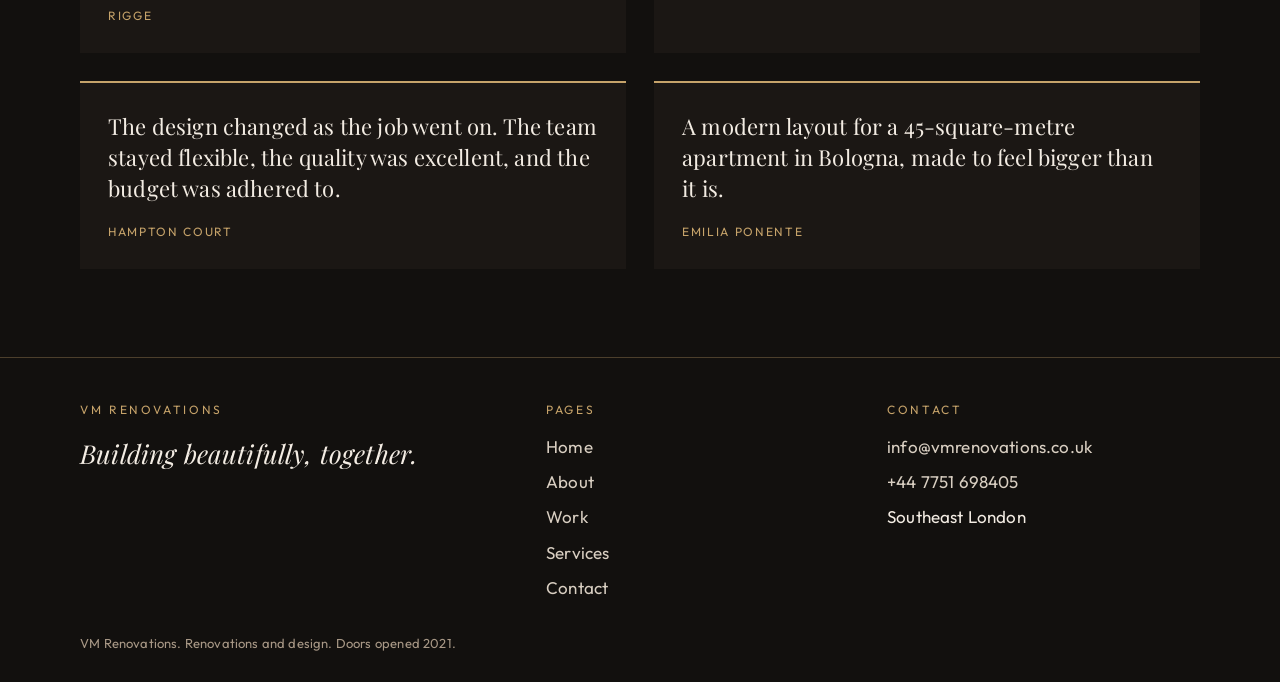
<file: option-1/work.html>
<!DOCTYPE html>
<html lang="en">
<head>
  <meta charset="utf-8">
  <meta name="viewport" content="width=device-width, initial-scale=1">
  <title>Work — VM Renovations</title>
  <meta name="description" content="Featured homes by VM Renovations: Cheltenham interiors, Englefield extension and garden, Hansler interiors and landscaping.">
  <link rel="preconnect" href="https://fonts.googleapis.com">
  <link rel="preconnect" href="https://fonts.gstatic.com" crossorigin>
  <link href="https://fonts.googleapis.com/css2?family=Outfit:wght@300;400;500;600&family=Playfair+Display:ital,wght@0,500;1,500&display=swap" rel="stylesheet">
  <link rel="stylesheet" href="css/styles.css">
</head>
<body>
<header class="site-header">
  <div class="header-inner">
    <a class="brand" href="index.html">
      <span class="mark" aria-hidden="true">VM</span>
      <span class="brand-name">VM Renovations<span>Southeast London</span></span>
    </a>
    <input class="nav-toggle" type="checkbox" id="nav-toggle" aria-label="Open menu">
    <label class="nav-burger" for="nav-toggle">Menu</label>
    <nav class="nav" aria-label="Primary">
      <a href="index.html">Home</a>
      <a href="about.html">About</a>
      <a href="work.html" aria-current="page">Work</a>
      <a href="services.html">Services</a>
      <a href="contact.html">Contact</a>
      <a class="book" href="contact.html">Book a consult</a>
    </nav>
  </div>
</header>
<main>
  <section class="page-hero">
    <div class="wrap">
      <p class="eyebrow">Our work</p>
      <h1>Featured homes</h1>
      <p class="lede" style="margin-top:20px">Modern design with a twist. Three homes from the studio’s homepage, and the words clients left beside them.</p>
    </div>
  </section>
  <section>
    <div class="wrap">
      <article class="work-feature" id="cheltenham">
        <img src="../images/cheltenham.jpg" alt="Cheltenham shower room in warm stone, oak and brass">
        <div>
          <p class="kicker">Interiors</p>
          <h2>Cheltenham</h2>
          <p style="margin-top:16px;color:var(--cream-dim)">An interiors project. The note from the house was short: the dream solution, inside a tight budget.</p>
          <blockquote style="margin-top:22px">
            <p>Our dream solution, delivered within a tight budget.</p>
            <footer>Cheltenham</footer>
          </blockquote>
        </div>
      </article>
      <article class="work-feature reverse" id="englefield">
        <img src="../images/englefield.jpg" alt="Englefield kitchen with open shelves and a marble island">
        <div>
          <p class="kicker">Extension, interiors &amp; garden landscaping</p>
          <h2>Englefield</h2>
          <p style="margin-top:16px;color:var(--cream-dim)">Extension, interiors and garden landscaping. The client described a small footprint, a difficult configuration, and strict planning restrictions.</p>
          <blockquote style="margin-top:22px">
            <p>A beautiful extension, garden building and landscaping. A joy to live with.</p>
            <footer>Englefield</footer>
          </blockquote>
        </div>
      </article>
      <article class="work-feature" id="hansler">
        <img src="../images/hansler.jpg" alt="Hansler bathroom in pale plaster with a black-framed shower">
        <div>
          <p class="kicker">Interiors, garden landscaping</p>
          <h2>Hansler</h2>
          <p style="margin-top:16px;color:var(--cream-dim)">Interiors and garden landscaping. Shown as it was presented on the homepage: a finished interior, quiet and exact.</p>
        </div>
      </article>
    </div>
  </section>
  <section style="padding-top:0">
    <div class="wrap">
      <div class="gallery" style="margin-bottom:48px">
        <img src="../images/detail-2.jpg" alt="A rear extension in white render and dark cladding, with a landscaped garden">
        <div class="stack">
          <img src="../images/cheltenham-2.jpg" alt="Cheltenham basin and fluted timber vanity">
          <img src="../images/detail-1.jpg" alt="A shower room with a glass screen and wall-hung basin">
        </div>
      </div>
      <p class="eyebrow">Kind words</p>
      <h2 style="margin-bottom:28px">From the houses</h2>
      <div class="quotes">
        <blockquote>
          <p>A refurbishment to replace outdated decor and old furnishings, delivered with precision, detail and care.</p>
          <footer>Rigge</footer>
        </blockquote>
        <blockquote>
          <p>They designed the large spaces, and helped us use the room we had.</p>
          <footer>Salnitro</footer>
        </blockquote>
        <blockquote>
          <p>The design changed as the job went on. The team stayed flexible, the quality was excellent, and the budget was adhered to.</p>
          <footer>Hampton Court</footer>
        </blockquote>
        <blockquote>
          <p>A modern layout for a 45-square-metre apartment in Bologna, made to feel bigger than it is.</p>
          <footer>Emilia Ponente</footer>
        </blockquote>
      </div>
    </div>
  </section>
</main>
<footer class="site-footer">
  <div class="wrap footer-grid">
    <div>
      <p class="eyebrow">VM Renovations</p>
      <p class="tagline" style="font-size:26px;margin:0">Building beautifully, together.</p>
    </div>
    <div>
      <p class="eyebrow">Pages</p>
      <ul>
        <li><a href="index.html">Home</a></li>
        <li><a href="about.html">About</a></li>
        <li><a href="work.html">Work</a></li>
        <li><a href="services.html">Services</a></li>
        <li><a href="contact.html">Contact</a></li>
      </ul>
    </div>
    <div>
      <p class="eyebrow">Contact</p>
      <ul>
        <li><a href="mailto:info@vmrenovations.co.uk">info@vmrenovations.co.uk</a></li>
        <li><a href="tel:+447751698405">+44 7751 698405</a></li>
        <li>Southeast London</li>
      </ul>
    </div>
  </div>
  <div class="wrap legal">VM Renovations. Renovations and design. Doors opened 2021.</div>
</footer>
</body>
</html>
</file>
<file: option-1/css/styles.css>
:root {
  --bg: #12100e;
  --bg-2: #1b1714;
  --bg-3: #241f1a;
  --cream: #f3ece3;
  --cream-dim: #d9cfc2;
  --muted: #a89886;
  --gold: #c6a36a;
  --gold-deep: #8d7044;
  --line: rgba(198, 163, 106, 0.32);
  --serif: "Playfair Display", Georgia, serif;
  --sans: "Outfit", "Helvetica Neue", sans-serif;
  --max: 1120px;
}

* { box-sizing: border-box; }
html { scroll-behavior: smooth; }
body {
  margin: 0;
  background: var(--bg);
  color: var(--cream);
  font-family: var(--sans);
  font-weight: 400;
  font-size: 17px;
  line-height: 1.6;
  letter-spacing: 0.01em;
}
img { max-width: 100%; display: block; }
a { color: inherit; text-decoration: none; }
button, input, textarea { font: inherit; color: inherit; }

.wrap { width: min(var(--max), calc(100% - 40px)); margin: 0 auto; }
.eyebrow {
  font-size: 12px;
  letter-spacing: 0.22em;
  text-transform: uppercase;
  color: var(--gold);
  margin: 0 0 14px;
}
h1, h2, h3 { font-family: var(--serif); font-weight: 500; letter-spacing: -0.02em; line-height: 1.12; margin: 0; }
h1 { font-size: clamp(42px, 6vw, 76px); }
h2 { font-size: clamp(32px, 4vw, 52px); }
h3 { font-size: 28px; }
p { margin: 0; }
.lede { font-size: 19px; color: var(--cream-dim); max-width: 42rem; }

.site-header {
  position: sticky;
  top: 0;
  z-index: 20;
  background: rgba(18, 16, 14, 0.92);
  backdrop-filter: blur(12px);
  border-bottom: 1px solid var(--line);
}
.header-inner {
  width: min(var(--max), calc(100% - 40px));
  margin: 0 auto;
  min-height: 76px;
  display: flex;
  align-items: center;
  justify-content: space-between;
  gap: 20px;
}
.brand { display: flex; align-items: center; gap: 12px; }
.mark {
  width: 42px;
  height: 42px;
  border: 1px solid var(--gold);
  color: var(--gold);
  display: grid;
  place-items: center;
  font-family: var(--serif);
  font-size: 14px;
  letter-spacing: 0.06em;
}
.brand-name { font-size: 15px; letter-spacing: 0.14em; text-transform: uppercase; }
.brand-name span { display: block; color: var(--muted); font-size: 11px; letter-spacing: 0.18em; }

.nav-toggle { position: absolute; opacity: 0; pointer-events: none; }
.nav-burger {
  display: none;
  border: 1px solid var(--line);
  padding: 8px 12px;
  letter-spacing: 0.16em;
  text-transform: uppercase;
  font-size: 12px;
  color: var(--gold);
  cursor: pointer;
}
.nav { display: flex; align-items: center; gap: 22px; }
.nav a {
  font-size: 13px;
  letter-spacing: 0.14em;
  text-transform: uppercase;
  color: var(--cream-dim);
}
.nav a[aria-current="page"] { color: var(--gold); }
.nav a:hover { color: var(--cream); }
.nav .book {
  border: 1px solid var(--gold);
  color: var(--gold);
  padding: 9px 14px;
}
.nav .book:hover { background: var(--gold); color: var(--bg); }

.hero { position: relative; min-height: 88vh; display: grid; align-items: end; }
.hero img { position: absolute; inset: 0; width: 100%; height: 100%; object-fit: cover; object-position: center 28%; }
.hero::after {
  content: "";
  position: absolute;
  inset: 0;
  background: linear-gradient(180deg, rgba(18,16,14,0.25) 0%, rgba(18,16,14,0.28) 40%, rgba(18,16,14,0.88) 100%);
}
.hero-copy { position: relative; z-index: 1; padding: 0 0 72px; width: min(var(--max), calc(100% - 40px)); margin: 0 auto; }
.tagline { font-family: var(--serif); font-style: italic; font-size: clamp(22px, 3vw, 34px); margin: 18px 0 28px; color: var(--cream); }
.actions { display: flex; flex-wrap: wrap; gap: 12px; }
.btn {
  display: inline-block;
  padding: 12px 18px;
  letter-spacing: 0.14em;
  text-transform: uppercase;
  font-size: 12px;
  border: 1px solid var(--gold);
}
.btn-fill { background: var(--gold); color: #1a140c; }
.btn-fill:hover { background: #d7b888; }
.btn-ghost { color: var(--cream); }
.btn-ghost:hover { background: rgba(243,236,227,0.08); }

section { padding: 88px 0; }
.section-head { display: flex; justify-content: space-between; gap: 24px; align-items: end; margin-bottom: 36px; }
.section-head p { max-width: 28rem; color: var(--muted); }

.split { display: grid; grid-template-columns: 1.1fr 0.9fr; gap: 48px; align-items: center; }
.split img { width: 100%; aspect-ratio: 3 / 4; height: auto; object-fit: cover; object-position: center 30%; }
.kicker { color: var(--gold); letter-spacing: 0.18em; text-transform: uppercase; font-size: 12px; margin-bottom: 12px; }
.copy p + p { margin-top: 16px; }
.copy .facts { display: flex; gap: 28px; margin-top: 28px; padding-top: 22px; border-top: 1px solid var(--line); }
.copy .facts strong { display: block; font-family: var(--serif); font-size: 28px; font-weight: 500; color: var(--gold); }
.copy .facts span { color: var(--muted); font-size: 13px; letter-spacing: 0.06em; }

.services { display: grid; grid-template-columns: repeat(5, 1fr); border-top: 1px solid var(--line); }
.service {
  padding: 28px 20px 8px 0;
  border-right: 1px solid var(--line);
  min-height: 220px;
}
.service:last-child { border-right: 0; padding-right: 0; }
.service:not(:first-child) { padding-left: 20px; }
.service .num { color: var(--gold); font-size: 12px; letter-spacing: 0.16em; }
.service h3 { font-size: 22px; margin: 18px 0 12px; }
.service p { color: var(--muted); font-size: 15px; }

.cards { display: grid; grid-template-columns: repeat(3, 1fr); gap: 22px; }
.card { background: var(--bg-2); }
.card img { width: 100%; aspect-ratio: 3 / 4; height: auto; object-fit: cover; object-position: center 35%; }
.card-body { padding: 20px 20px 24px; }
.card h3 { font-size: 30px; }
.card .scope { color: var(--gold); font-size: 13px; letter-spacing: 0.08em; text-transform: uppercase; margin-top: 8px; }
.card a.more { display: inline-block; margin-top: 16px; font-size: 13px; letter-spacing: 0.12em; text-transform: uppercase; color: var(--cream-dim); border-bottom: 1px solid var(--line); }

.quotes { display: grid; grid-template-columns: 1fr 1fr; gap: 28px; }
blockquote {
  margin: 0;
  padding: 28px;
  background: var(--bg-2);
  border-top: 2px solid var(--gold);
}
blockquote p { font-family: var(--serif); font-size: 22px; line-height: 1.4; }
blockquote footer { margin-top: 18px; color: var(--gold); letter-spacing: 0.14em; text-transform: uppercase; font-size: 12px; }

.band {
  background: var(--bg-3);
  border-top: 1px solid var(--line);
  border-bottom: 1px solid var(--line);
}
.band-inner { display: flex; justify-content: space-between; gap: 24px; align-items: center; }

.page-hero { padding: 72px 0 20px; }
.page-hero h1 { max-width: 14ch; }

.work-feature { display: grid; grid-template-columns: 1.15fr 0.85fr; gap: 36px; align-items: center; padding: 36px 0; border-top: 1px solid var(--line); }
.work-feature img { width: 100%; aspect-ratio: 3 / 4; height: auto; object-fit: cover; object-position: center 35%; }
.work-feature.reverse { grid-template-columns: 0.85fr 1.15fr; }
.work-feature.reverse img { order: 2; }

.gallery { display: grid; grid-template-columns: 1.4fr 1fr; gap: 14px; }
.gallery img { width: 100%; aspect-ratio: 3 / 4; height: auto; object-fit: cover; object-position: center 35%; }
.gallery .stack { display: grid; gap: 14px; }

.service-list { display: grid; gap: 0; }
.service-row {
  display: grid;
  grid-template-columns: 80px 1fr 1.3fr;
  gap: 20px;
  padding: 28px 0;
  border-top: 1px solid var(--line);
  align-items: start;
}
.service-row .num { color: var(--gold); letter-spacing: 0.14em; }
.wide-photo { width: 100%; aspect-ratio: 3 / 4; height: auto; object-fit: cover; object-position: center 40%; margin-top: 28px; }

.contact-grid { display: grid; grid-template-columns: 0.9fr 1.1fr; gap: 48px; }
.contact-line { margin-top: 22px; }
.contact-line a { color: var(--gold); border-bottom: 1px solid var(--line); }
.contact-line small { display: block; color: var(--muted); letter-spacing: 0.12em; text-transform: uppercase; font-size: 11px; margin-bottom: 4px; }
form { display: grid; gap: 14px; }
label { display: grid; gap: 6px; font-size: 13px; letter-spacing: 0.08em; text-transform: uppercase; color: var(--muted); }
input, textarea {
  background: transparent;
  border: 0;
  border-bottom: 1px solid var(--line);
  padding: 10px 0;
  outline: none;
}
textarea { min-height: 120px; resize: vertical; }
input:focus, textarea:focus { border-color: var(--gold); }
.note { color: var(--muted); font-size: 14px; }

.site-footer { border-top: 1px solid var(--line); padding: 42px 0 28px; }
.footer-grid { display: grid; grid-template-columns: 1.4fr 1fr 1fr; gap: 28px; }
.site-footer a { color: var(--cream-dim); }
.site-footer a:hover { color: var(--gold); }
.site-footer ul { list-style: none; margin: 12px 0 0; padding: 0; display: grid; gap: 8px; }
.legal { margin-top: 32px; color: var(--muted); font-size: 13px; }

@media (max-width: 900px) {
  .nav-burger { display: inline-block; }
  .nav {
    display: none;
    position: absolute;
    left: 0; right: 0; top: 76px;
    background: #161310;
    border-bottom: 1px solid var(--line);
    flex-direction: column;
    align-items: flex-start;
    padding: 18px 20px 24px;
    gap: 14px;
  }
  .nav-toggle:checked ~ .nav { display: flex; }
  .header-inner { position: relative; }
  .split, .cards, .quotes, .services, .work-feature, .work-feature.reverse,
  .contact-grid, .footer-grid, .service-row, .band-inner, .gallery {
    grid-template-columns: 1fr;
  }
  .work-feature.reverse img { order: 0; }
  .service { border-right: 0; border-bottom: 1px solid var(--line); padding: 22px 0; min-height: 0; }
  .split img, .card img, .work-feature img, .wide-photo { height: auto; }
  .section-head, .band-inner { flex-direction: column; align-items: flex-start; }
  section { padding: 64px 0; }
}
</file>
